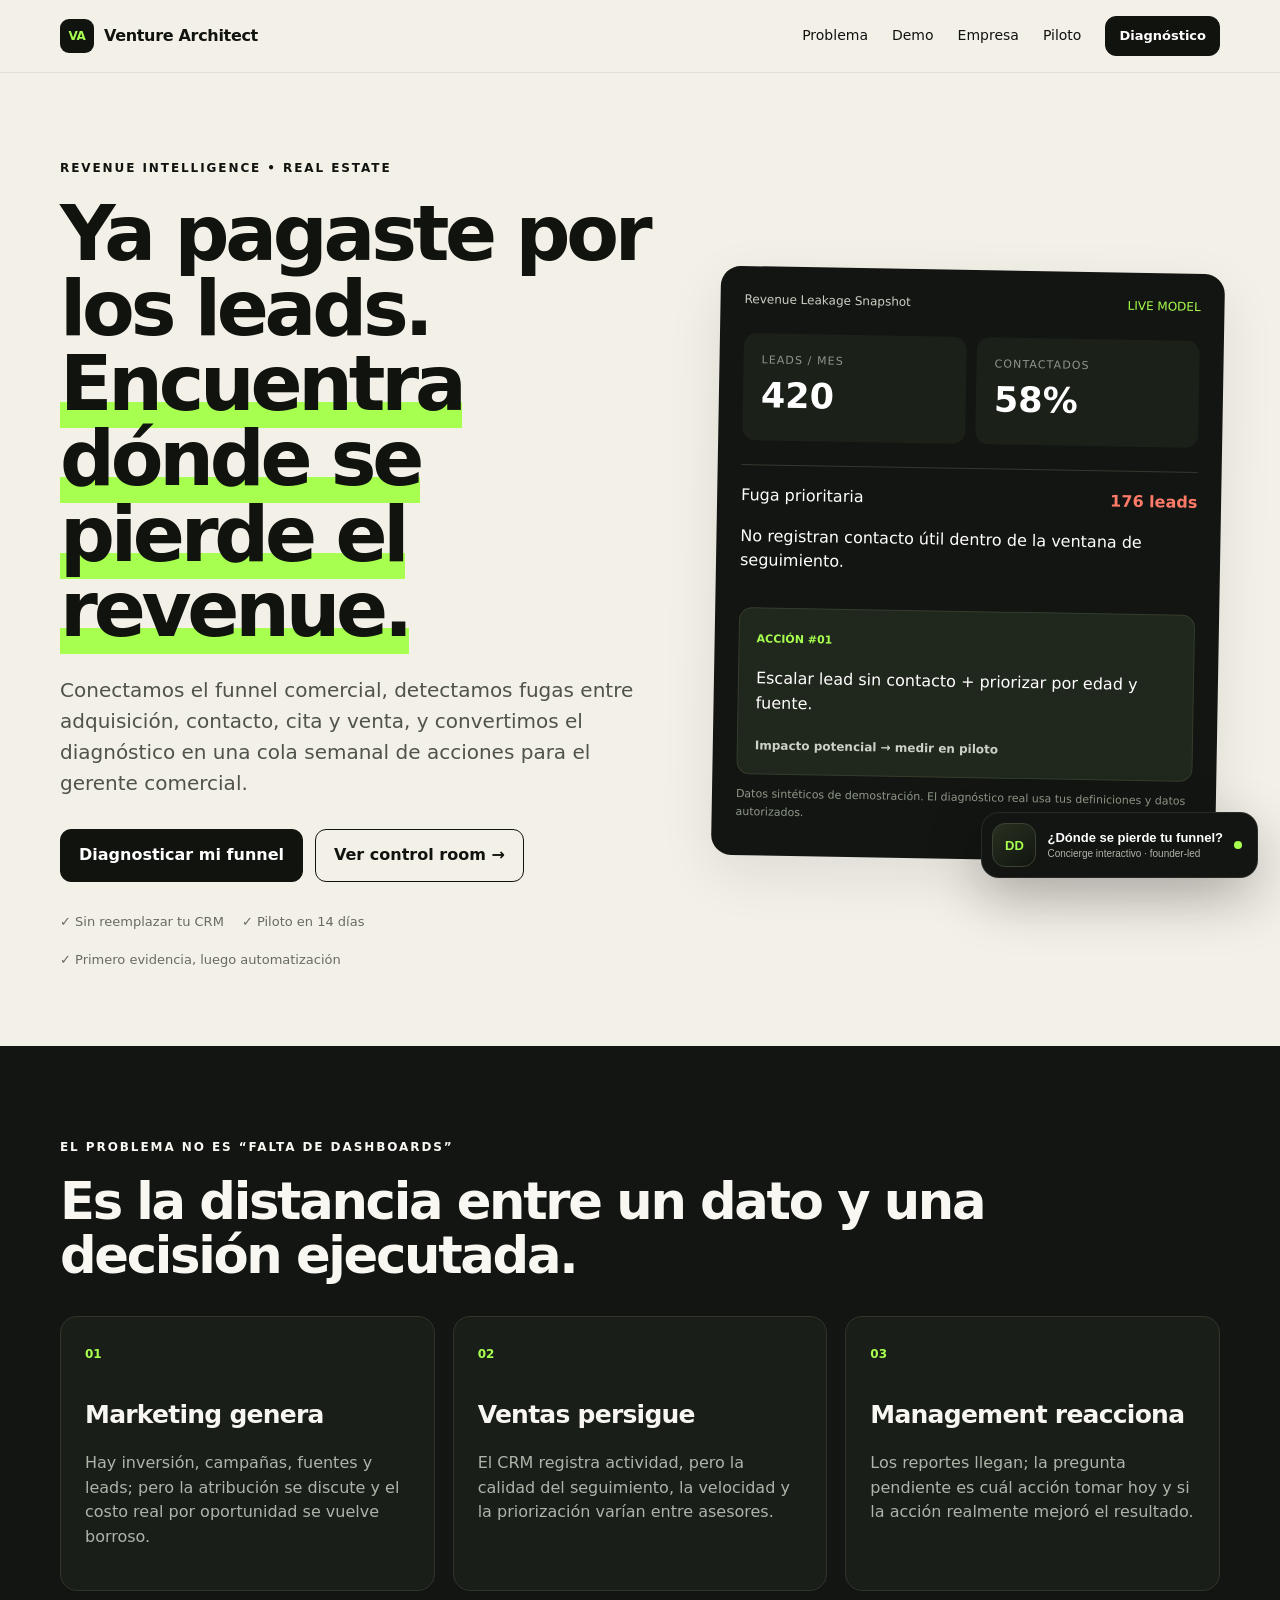
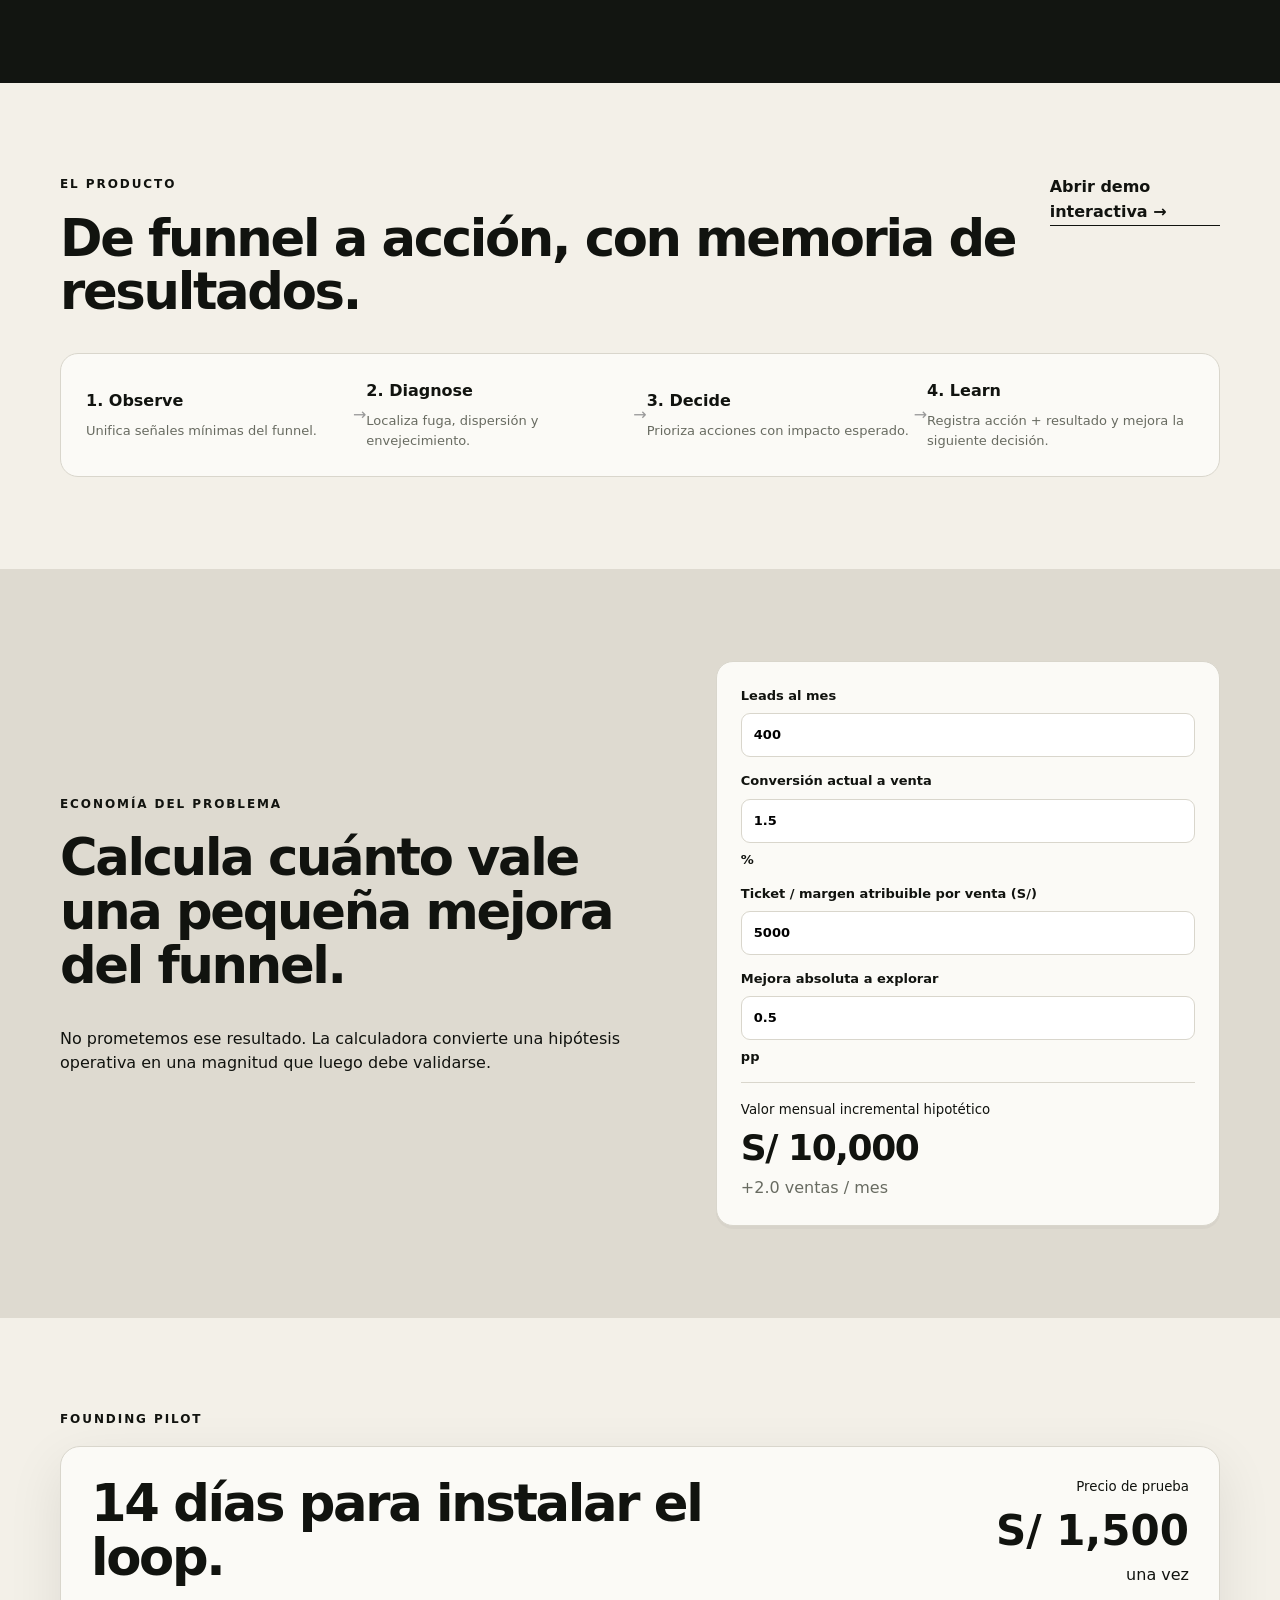
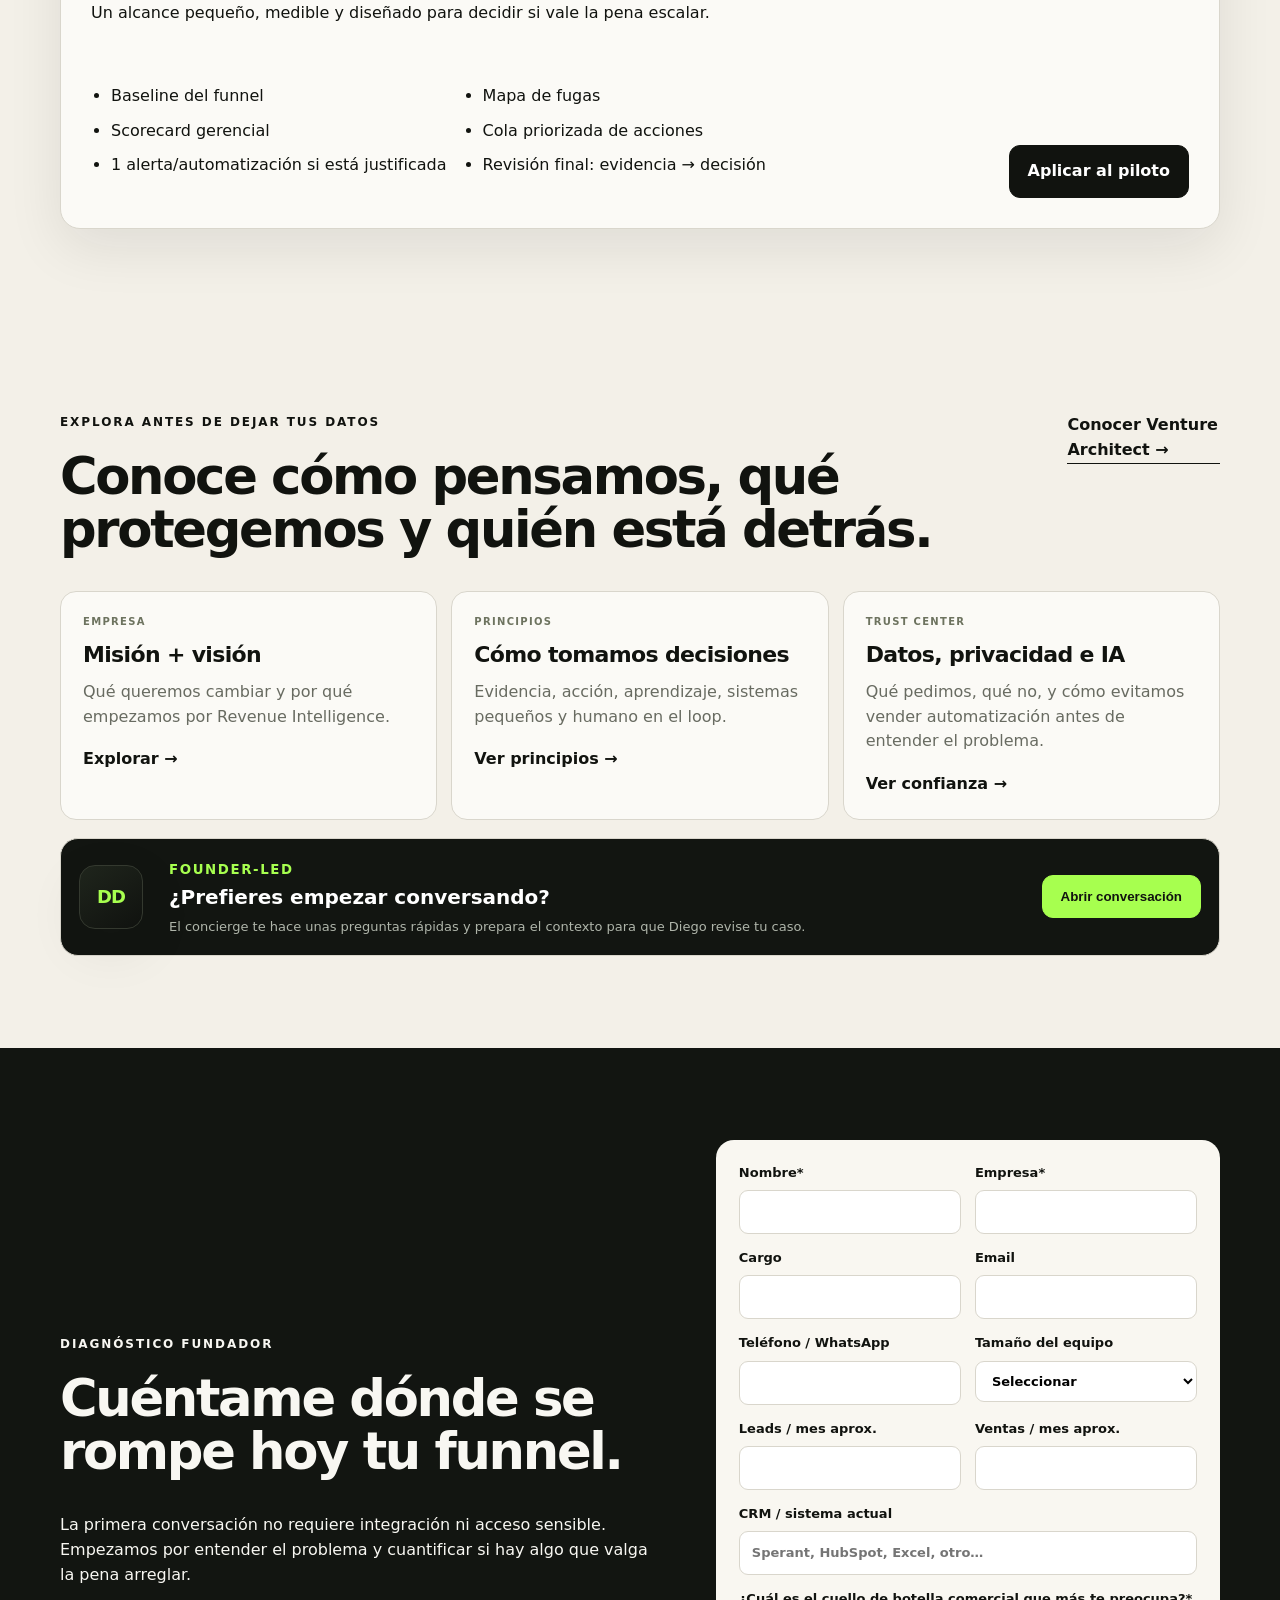
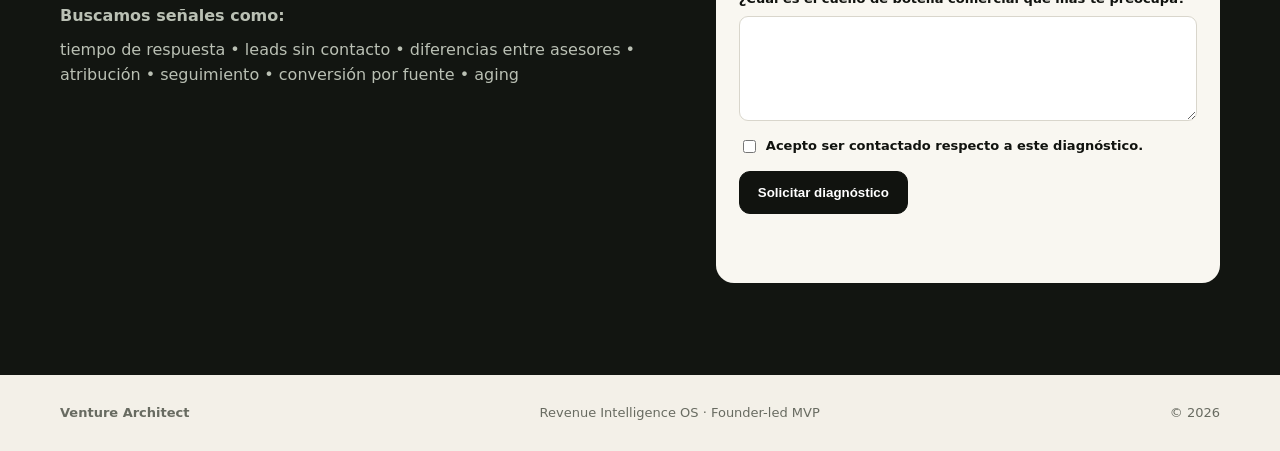
<file: app/index.html>
<!doctype html>
<html lang="es">
<head>
  <meta charset="utf-8" />
  <meta name="viewport" content="width=device-width,initial-scale=1" />
  <meta name="description" content="Revenue Intelligence para equipos comerciales inmobiliarios: detecta fugas entre leads y ventas y conviértelas en acciones semanales." />
  <title>Revenue Intelligence OS — Venture Architect</title>
  <link rel="stylesheet" href="assets/styles.css" />
</head>
<body data-page="landing">
  <header class="nav-shell">
    <nav class="nav wrap">
      <a class="brand" href="#top"><span class="brand-mark">VA</span><span>Venture Architect</span></a>
      <div class="nav-links">
        <a href="#problem">Problema</a><a href="demo.html">Demo</a><a href="company.html">Empresa</a><a href="#pilot">Piloto</a>
        <a class="button small js-cta" href="#diagnostic">Diagnóstico</a>
      </div>
    </nav>
  </header>

  <main id="top">
    <section class="hero wrap section-grid">
      <div>
        <div class="eyebrow">REVENUE INTELLIGENCE • REAL ESTATE</div>
        <h1>Ya pagaste por los leads.<br><span class="accent">Encuentra dónde se pierde el revenue.</span></h1>
        <p class="hero-copy">Conectamos el funnel comercial, detectamos fugas entre adquisición, contacto, cita y venta, y convertimos el diagnóstico en una cola semanal de acciones para el gerente comercial.</p>
        <div class="hero-actions">
          <a class="button js-concierge-open" href="#">Diagnosticar mi funnel</a>
          <a class="button ghost js-demo-link" href="demo.html">Ver control room →</a>
        </div>
        <div class="trust-row">
          <span>✓ Sin reemplazar tu CRM</span><span>✓ Piloto en 14 días</span><span>✓ Primero evidencia, luego automatización</span>
        </div>
      </div>
      <aside class="signal-card" aria-label="Ejemplo de diagnóstico">
        <div class="signal-head"><span>Revenue Leakage Snapshot</span><span class="live-dot">LIVE MODEL</span></div>
        <div class="metric-row"><div><small>Leads / mes</small><strong>420</strong></div><div><small>Contactados</small><strong>58%</strong></div></div>
        <div class="leakage"><div><span>Fuga prioritaria</span><strong>176 leads</strong></div><p>No registran contacto útil dentro de la ventana de seguimiento.</p></div>
        <div class="action-card"><span>ACCIÓN #01</span><p>Escalar lead sin contacto + priorizar por edad y fuente.</p><b>Impacto potencial → medir en piloto</b></div>
        <p class="fineprint">Datos sintéticos de demostración. El diagnóstico real usa tus definiciones y datos autorizados.</p>
      </aside>
    </section>

    <section id="problem" class="section dark-band">
      <div class="wrap">
        <div class="eyebrow">EL PROBLEMA NO ES “FALTA DE DASHBOARDS”</div>
        <h2>Es la distancia entre un dato y una decisión ejecutada.</h2>
        <div class="cards three">
          <article class="card"><span class="num">01</span><h3>Marketing genera</h3><p>Hay inversión, campañas, fuentes y leads; pero la atribución se discute y el costo real por oportunidad se vuelve borroso.</p></article>
          <article class="card"><span class="num">02</span><h3>Ventas persigue</h3><p>El CRM registra actividad, pero la calidad del seguimiento, la velocidad y la priorización varían entre asesores.</p></article>
          <article class="card"><span class="num">03</span><h3>Management reacciona</h3><p>Los reportes llegan; la pregunta pendiente es cuál acción tomar hoy y si la acción realmente mejoró el resultado.</p></article>
        </div>
      </div>
    </section>

    <section class="section wrap">
      <div class="section-heading"><div><div class="eyebrow">EL PRODUCTO</div><h2>De funnel a acción, con memoria de resultados.</h2></div><a class="text-link js-demo-link" href="demo.html">Abrir demo interactiva →</a></div>
      <div class="process">
        <div><b>1. Observe</b><span>Unifica señales mínimas del funnel.</span></div><div class="arrow">→</div>
        <div><b>2. Diagnose</b><span>Localiza fuga, dispersión y envejecimiento.</span></div><div class="arrow">→</div>
        <div><b>3. Decide</b><span>Prioriza acciones con impacto esperado.</span></div><div class="arrow">→</div>
        <div><b>4. Learn</b><span>Registra acción + resultado y mejora la siguiente decisión.</span></div>
      </div>
    </section>

    <section class="section roi-section">
      <div class="wrap section-grid">
        <div>
          <div class="eyebrow">ECONOMÍA DEL PROBLEMA</div>
          <h2>Calcula cuánto vale una pequeña mejora del funnel.</h2>
          <p>No prometemos ese resultado. La calculadora convierte una hipótesis operativa en una magnitud que luego debe validarse.</p>
        </div>
        <div class="calculator card">
          <label>Leads al mes <input id="roi-leads" type="number" value="400" min="1" /></label>
          <label>Conversión actual a venta <input id="roi-conv" type="number" value="1.5" min="0" step="0.1" />%</label>
          <label>Ticket / margen atribuible por venta (S/) <input id="roi-value" type="number" value="5000" min="0" /></label>
          <label>Mejora absoluta a explorar <input id="roi-lift" type="number" value="0.5" min="0" step="0.1" /> pp</label>
          <div class="roi-output"><small>Valor mensual incremental hipotético</small><strong id="roi-result">S/ 10,000</strong><span id="roi-extra-sales">+2.0 ventas / mes</span></div>
        </div>
      </div>
    </section>

    <section id="pilot" class="section wrap">
      <div class="eyebrow">FOUNDING PILOT</div>
      <div class="pricing-card">
        <div><h2>14 días para instalar el loop.</h2><p>Un alcance pequeño, medible y diseñado para decidir si vale la pena escalar.</p></div>
        <div class="price"><small>Precio de prueba</small><strong>S/ 1,500</strong><span>una vez</span></div>
        <ul><li>Baseline del funnel</li><li>Mapa de fugas</li><li>Scorecard gerencial</li><li>Cola priorizada de acciones</li><li>1 alerta/automatización si está justificada</li><li>Revisión final: evidencia → decisión</li></ul>
        <a class="button js-cta" href="#diagnostic">Aplicar al piloto</a>
      </div>
    </section>

    <section class="section explore-company">
      <div class="wrap">
        <div class="section-heading">
          <div><div class="eyebrow">EXPLORA ANTES DE DEJAR TUS DATOS</div><h2>Conoce cómo pensamos, qué protegemos y quién está detrás.</h2></div>
          <a class="text-link" href="company.html">Conocer Venture Architect →</a>
        </div>
        <div class="discovery-grid">
          <a class="discovery-card" href="company.html#mission"><span>EMPRESA</span><b>Misión + visión</b><p>Qué queremos cambiar y por qué empezamos por Revenue Intelligence.</p><em>Explorar →</em></a>
          <a class="discovery-card" href="company.html#principles"><span>PRINCIPIOS</span><b>Cómo tomamos decisiones</b><p>Evidencia, acción, aprendizaje, sistemas pequeños y humano en el loop.</p><em>Ver principios →</em></a>
          <a class="discovery-card" href="company.html#trust"><span>TRUST CENTER</span><b>Datos, privacidad e IA</b><p>Qué pedimos, qué no, y cómo evitamos vender automatización antes de entender el problema.</p><em>Ver confianza →</em></a>
        </div>
        <div class="founder-hook">
          <div class="founder-avatar avatar-placeholder"><span>DD</span></div>
          <div><small>FOUNDER-LED</small><b>¿Prefieres empezar conversando?</b><p>El concierge te hace unas preguntas rápidas y prepara el contexto para que Diego revise tu caso.</p></div>
          <button class="button js-concierge-open" type="button">Abrir conversación</button>
        </div>
      </div>
    </section>

    <section id="diagnostic" class="section diagnostic dark-band">
      <div class="wrap section-grid">
        <div>
          <div class="eyebrow">DIAGNÓSTICO FUNDADOR</div>
          <h2>Cuéntame dónde se rompe hoy tu funnel.</h2>
          <p>La primera conversación no requiere integración ni acceso sensible. Empezamos por entender el problema y cuantificar si hay algo que valga la pena arreglar.</p>
          <div class="mini-proof"><b>Buscamos señales como:</b><span>tiempo de respuesta • leads sin contacto • diferencias entre asesores • atribución • seguimiento • conversión por fuente • aging</span></div>
        </div>
        <form id="lead-form" class="lead-form" novalidate>
          <input type="text" name="website" tabindex="-1" autocomplete="off" class="hp" aria-hidden="true" />
          <input type="hidden" name="form_started_at" id="form-started-at" />
          <div class="form-grid">
            <label>Nombre*<input name="full_name" required maxlength="120" /></label>
            <label>Empresa*<input name="company" required maxlength="160" /></label>
            <label>Cargo<input name="role" maxlength="120" /></label>
            <label>Email<input name="email" type="email" maxlength="180" /></label>
            <label>Teléfono / WhatsApp<input name="phone" maxlength="60" /></label>
            <label>Tamaño del equipo<select name="company_size"><option value="">Seleccionar</option><option>1-5</option><option>6-20</option><option>21-50</option><option>51+</option></select></label>
            <label>Leads / mes aprox.<input name="monthly_leads" type="number" min="0" /></label>
            <label>Ventas / mes aprox.<input name="monthly_sales" type="number" min="0" /></label>
            <label class="wide">CRM / sistema actual<input name="crm" maxlength="120" placeholder="Sperant, HubSpot, Excel, otro…" /></label>
            <label class="wide">¿Cuál es el cuello de botella comercial que más te preocupa?*<textarea name="pain_point" required maxlength="1500" rows="4"></textarea></label>
          </div>
          <label class="consent"><input name="consent" type="checkbox" /> Acepto ser contactado respecto a este diagnóstico.</label>
          <button class="button" type="submit">Solicitar diagnóstico</button>
          <p id="form-status" class="form-status" role="status"></p>
        </form>
      </div>
    </section>
  </main>

  <footer><div class="wrap footer"><b>Venture Architect</b><span>Revenue Intelligence OS · Founder-led MVP</span><span>© 2026</span></div></footer>
  <script src="config.js"></script><script src="assets/app.js"></script>
</body>
</html>
</file>
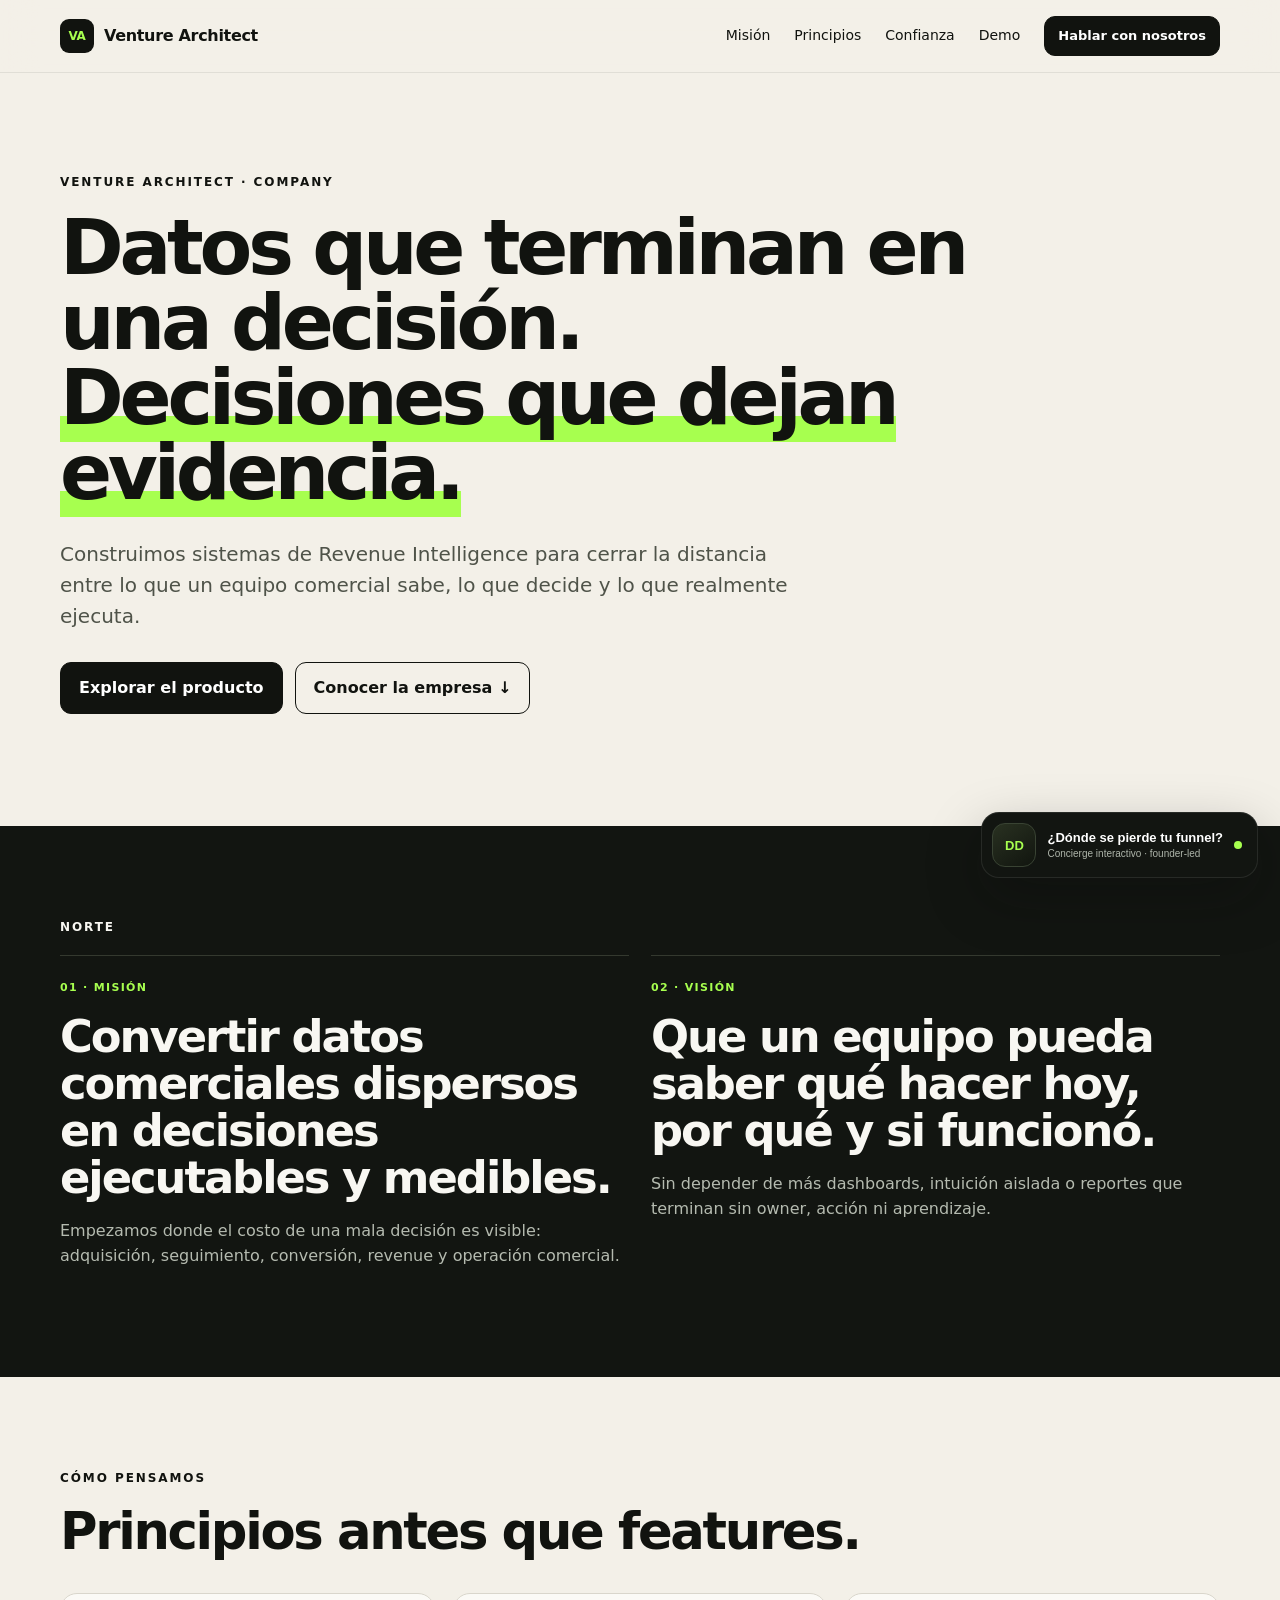
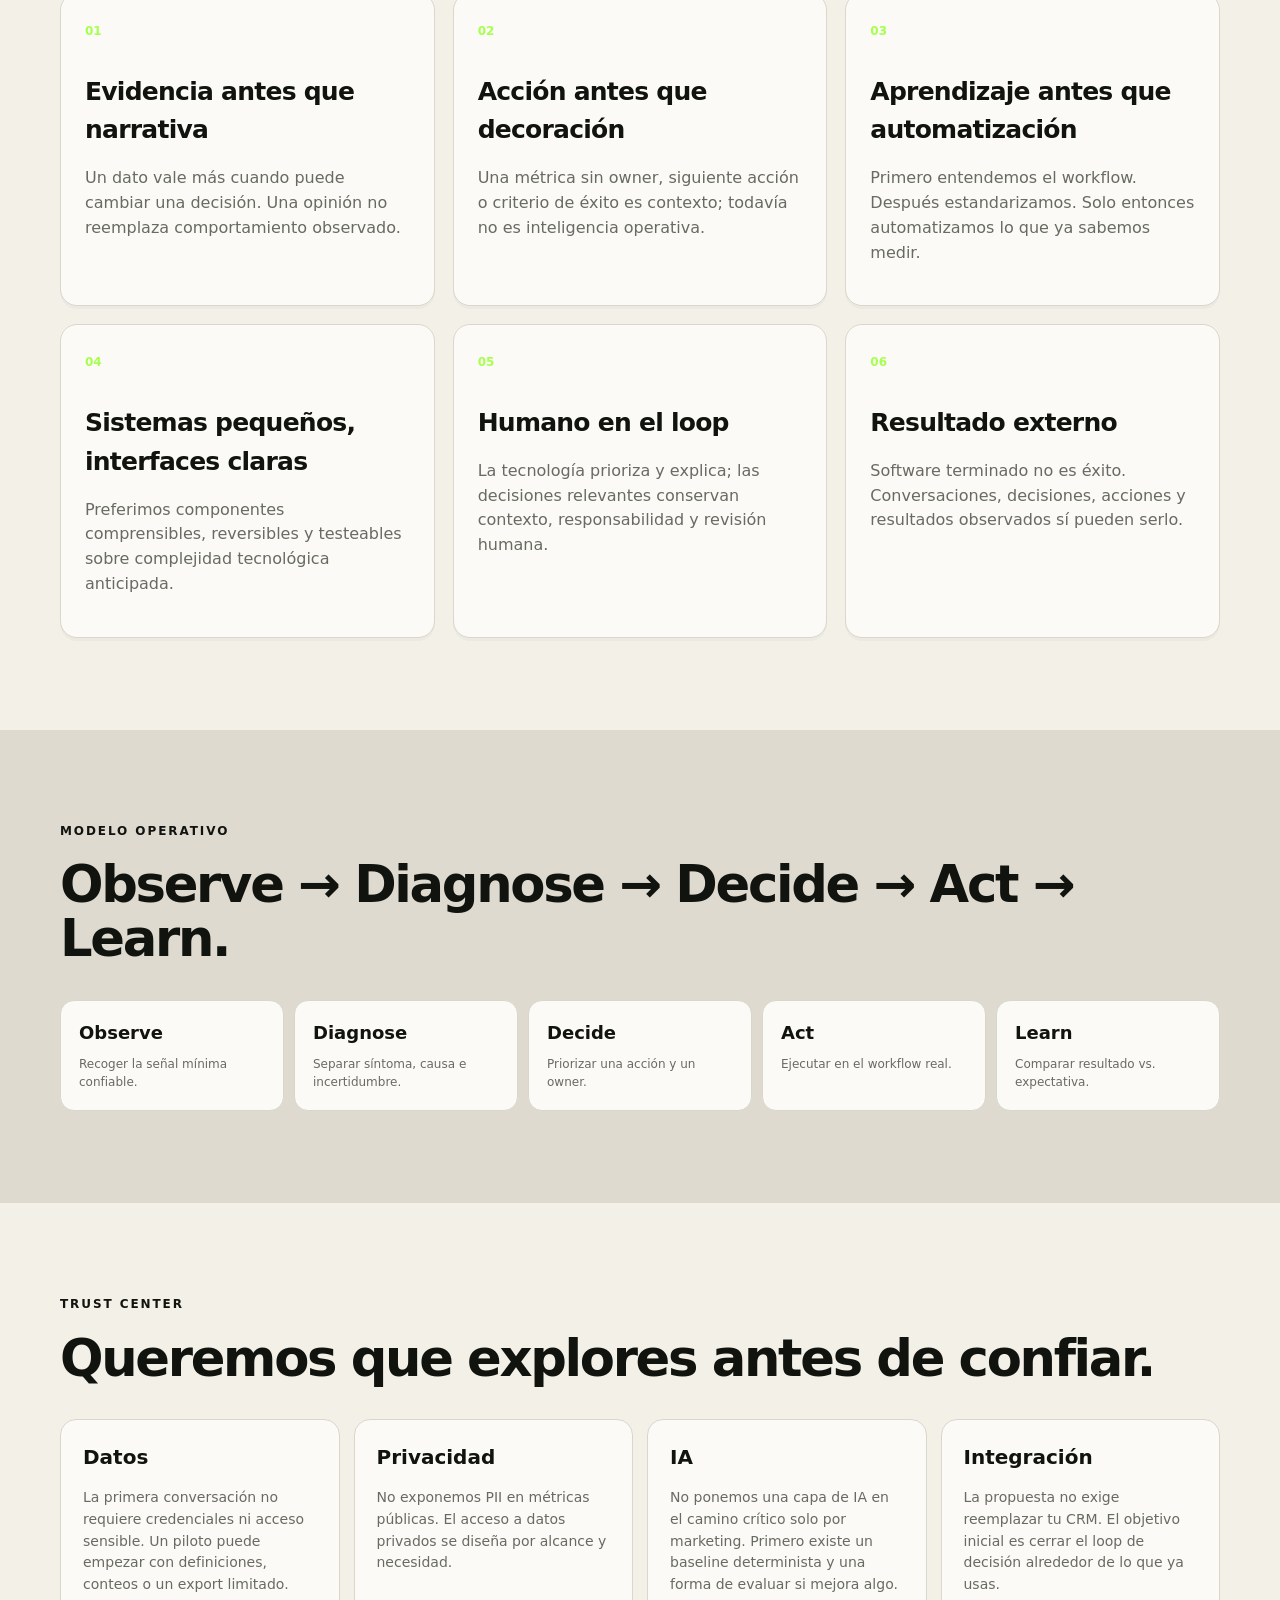
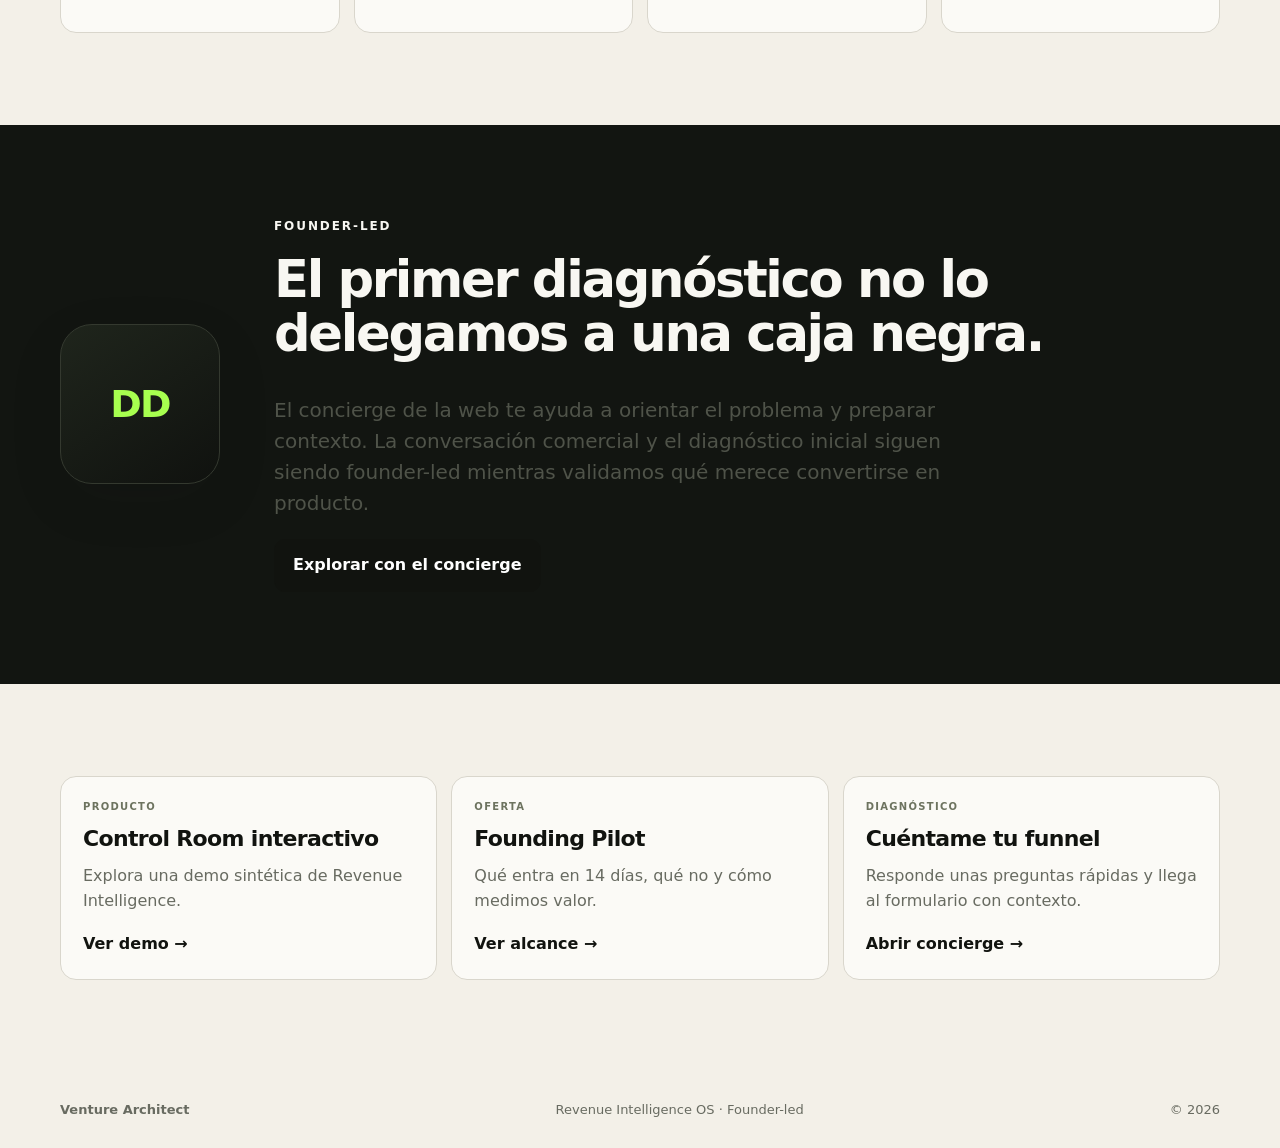
<file: app/company.html>
<!doctype html>
<html lang="es">
<head>
  <meta charset="utf-8" />
  <meta name="viewport" content="width=device-width,initial-scale=1" />
  <meta name="description" content="Conoce Venture Architect: misión, visión, principios, enfoque de Revenue Intelligence y cómo tratamos tus datos." />
  <title>Empresa — Venture Architect</title>
  <link rel="stylesheet" href="assets/styles.css" />
</head>
<body data-page="company">
  <header class="nav-shell">
    <nav class="nav wrap">
      <a class="brand" href="index.html"><span class="brand-mark">VA</span><span>Venture Architect</span></a>
      <div class="nav-links">
        <a href="#mission">Misión</a>
        <a href="#principles">Principios</a>
        <a href="#trust">Confianza</a>
        <a href="demo.html">Demo</a>
        <a class="button small js-cta" href="index.html#diagnostic">Hablar con nosotros</a>
      </div>
    </nav>
  </header>

  <main>
    <section class="company-hero wrap">
      <div class="eyebrow">VENTURE ARCHITECT · COMPANY</div>
      <h1>Datos que terminan en una decisión.<br><span class="accent">Decisiones que dejan evidencia.</span></h1>
      <p class="hero-copy">Construimos sistemas de Revenue Intelligence para cerrar la distancia entre lo que un equipo comercial sabe, lo que decide y lo que realmente ejecuta.</p>
      <div class="hero-actions">
        <a class="button js-demo-link" href="demo.html">Explorar el producto</a>
        <a class="button ghost" href="#mission">Conocer la empresa ↓</a>
      </div>
    </section>

    <section id="mission" class="section dark-band">
      <div class="wrap">
        <div class="eyebrow">NORTE</div>
        <div class="belief-grid">
          <article class="belief-card"><span>01 · MISIÓN</span><h2>Convertir datos comerciales dispersos en decisiones ejecutables y medibles.</h2><p>Empezamos donde el costo de una mala decisión es visible: adquisición, seguimiento, conversión, revenue y operación comercial.</p></article>
          <article class="belief-card"><span>02 · VISIÓN</span><h2>Que un equipo pueda saber qué hacer hoy, por qué y si funcionó.</h2><p>Sin depender de más dashboards, intuición aislada o reportes que terminan sin owner, acción ni aprendizaje.</p></article>
        </div>
      </div>
    </section>

    <section id="principles" class="section wrap">
      <div class="section-heading"><div><div class="eyebrow">CÓMO PENSAMOS</div><h2>Principios antes que features.</h2></div></div>
      <div class="cards three brand-values">
        <article class="card"><span class="num">01</span><h3>Evidencia antes que narrativa</h3><p>Un dato vale más cuando puede cambiar una decisión. Una opinión no reemplaza comportamiento observado.</p></article>
        <article class="card"><span class="num">02</span><h3>Acción antes que decoración</h3><p>Una métrica sin owner, siguiente acción o criterio de éxito es contexto; todavía no es inteligencia operativa.</p></article>
        <article class="card"><span class="num">03</span><h3>Aprendizaje antes que automatización</h3><p>Primero entendemos el workflow. Después estandarizamos. Solo entonces automatizamos lo que ya sabemos medir.</p></article>
        <article class="card"><span class="num">04</span><h3>Sistemas pequeños, interfaces claras</h3><p>Preferimos componentes comprensibles, reversibles y testeables sobre complejidad tecnológica anticipada.</p></article>
        <article class="card"><span class="num">05</span><h3>Humano en el loop</h3><p>La tecnología prioriza y explica; las decisiones relevantes conservan contexto, responsabilidad y revisión humana.</p></article>
        <article class="card"><span class="num">06</span><h3>Resultado externo</h3><p>Software terminado no es éxito. Conversaciones, decisiones, acciones y resultados observados sí pueden serlo.</p></article>
      </div>
    </section>

    <section class="section company-model">
      <div class="wrap">
        <div class="eyebrow">MODELO OPERATIVO</div>
        <h2>Observe → Diagnose → Decide → Act → Learn.</h2>
        <div class="company-loop">
          <div><b>Observe</b><span>Recoger la señal mínima confiable.</span></div>
          <div><b>Diagnose</b><span>Separar síntoma, causa e incertidumbre.</span></div>
          <div><b>Decide</b><span>Priorizar una acción y un owner.</span></div>
          <div><b>Act</b><span>Ejecutar en el workflow real.</span></div>
          <div><b>Learn</b><span>Comparar resultado vs. expectativa.</span></div>
        </div>
      </div>
    </section>

    <section id="trust" class="section wrap">
      <div class="eyebrow">TRUST CENTER</div>
      <h2>Queremos que explores antes de confiar.</h2>
      <div class="trust-grid">
        <article class="trust-card"><b>Datos</b><p>La primera conversación no requiere credenciales ni acceso sensible. Un piloto puede empezar con definiciones, conteos o un export limitado.</p></article>
        <article class="trust-card"><b>Privacidad</b><p>No exponemos PII en métricas públicas. El acceso a datos privados se diseña por alcance y necesidad.</p></article>
        <article class="trust-card"><b>IA</b><p>No ponemos una capa de IA en el camino crítico solo por marketing. Primero existe un baseline determinista y una forma de evaluar si mejora algo.</p></article>
        <article class="trust-card"><b>Integración</b><p>La propuesta no exige reemplazar tu CRM. El objetivo inicial es cerrar el loop de decisión alrededor de lo que ya usas.</p></article>
      </div>
    </section>

    <section class="section founder-section dark-band">
      <div class="wrap founder-grid">
        <div class="founder-avatar avatar-placeholder" aria-label="Avatar provisional de Diego"><span>DD</span></div>
        <div>
          <div class="eyebrow">FOUNDER-LED</div>
          <h2>El primer diagnóstico no lo delegamos a una caja negra.</h2>
          <p class="hero-copy">El concierge de la web te ayuda a orientar el problema y preparar contexto. La conversación comercial y el diagnóstico inicial siguen siendo founder-led mientras validamos qué merece convertirse en producto.</p>
          <a class="button js-concierge-open" href="#">Explorar con el concierge</a>
        </div>
      </div>
    </section>

    <section class="section wrap">
      <div class="discovery-grid">
        <a class="discovery-card js-demo-link" href="demo.html"><span>PRODUCTO</span><b>Control Room interactivo</b><p>Explora una demo sintética de Revenue Intelligence.</p><em>Ver demo →</em></a>
        <a class="discovery-card" href="index.html#pilot"><span>OFERTA</span><b>Founding Pilot</b><p>Qué entra en 14 días, qué no y cómo medimos valor.</p><em>Ver alcance →</em></a>
        <a class="discovery-card js-concierge-open" href="#"><span>DIAGNÓSTICO</span><b>Cuéntame tu funnel</b><p>Responde unas preguntas rápidas y llega al formulario con contexto.</p><em>Abrir concierge →</em></a>
      </div>
    </section>
  </main>

  <footer><div class="wrap footer"><b>Venture Architect</b><span>Revenue Intelligence OS · Founder-led</span><span>© 2026</span></div></footer>
  <script src="config.js"></script><script src="assets/app.js"></script>
</body>
</html>
</file>
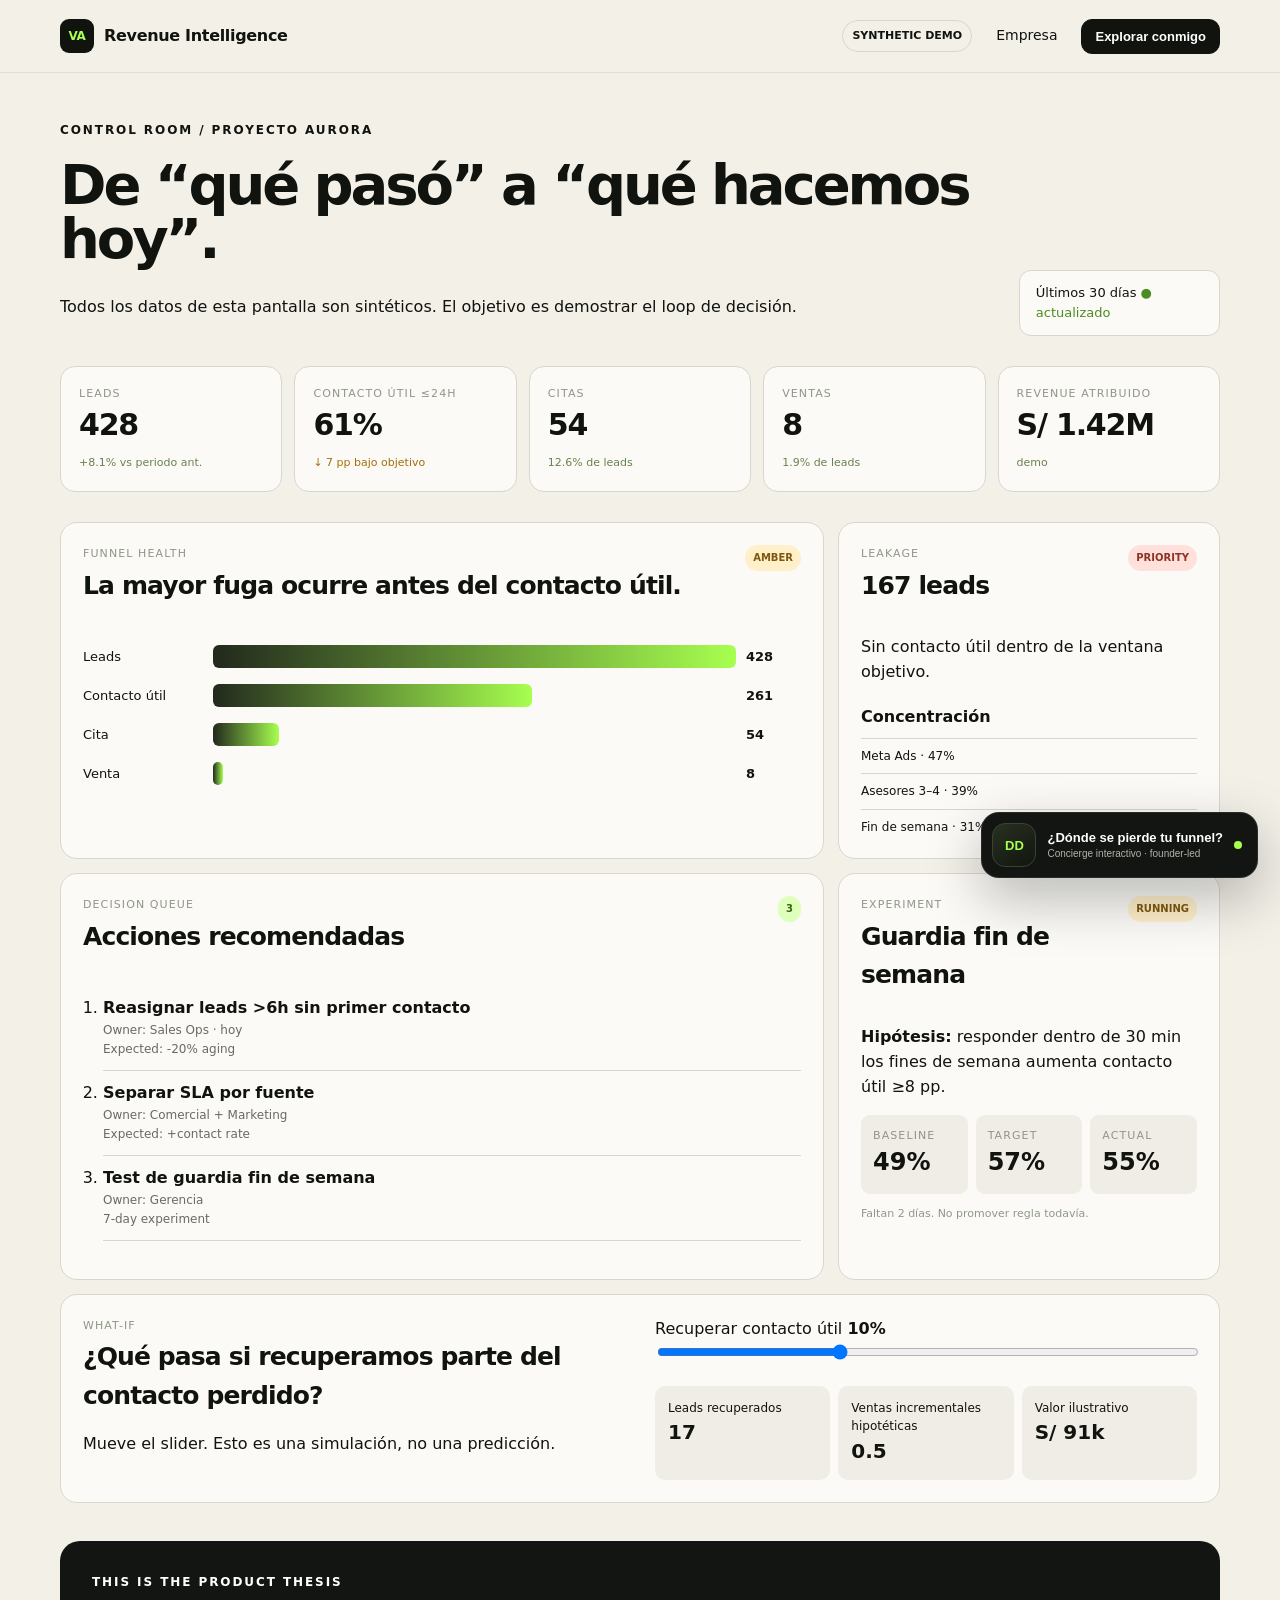
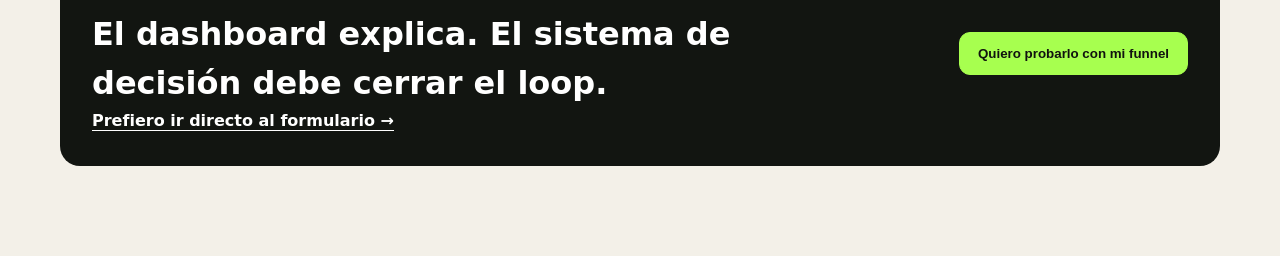
<file: app/demo.html>
<!doctype html>
<html lang="es">
<head>
  <meta charset="utf-8" /><meta name="viewport" content="width=device-width,initial-scale=1" />
  <title>Revenue Intelligence Control Room — Demo</title>
  <link rel="stylesheet" href="assets/styles.css" />
</head>
<body class="demo-body" data-page="demo">
  <header class="nav-shell"><nav class="nav wrap"><a class="brand" href="index.html"><span class="brand-mark">VA</span><span>Revenue Intelligence</span></a><div class="nav-links"><span class="demo-pill">SYNTHETIC DEMO</span><a href="company.html">Empresa</a><button class="button small js-concierge-open" type="button">Explorar conmigo</button></div></nav></header>
  <main class="control-room wrap">
    <section class="room-head"><div><div class="eyebrow">CONTROL ROOM / PROYECTO AURORA</div><h1>De “qué pasó” a “qué hacemos hoy”.</h1><p>Todos los datos de esta pantalla son sintéticos. El objetivo es demostrar el loop de decisión.</p></div><div class="period">Últimos 30 días <span>● actualizado</span></div></section>

    <section class="kpi-grid">
      <article class="kpi"><small>Leads</small><strong id="demo-leads">428</strong><span>+8.1% vs periodo ant.</span></article>
      <article class="kpi warn"><small>Contacto útil ≤24h</small><strong>61%</strong><span>↓ 7 pp bajo objetivo</span></article>
      <article class="kpi"><small>Citas</small><strong>54</strong><span>12.6% de leads</span></article>
      <article class="kpi"><small>Ventas</small><strong>8</strong><span>1.9% de leads</span></article>
      <article class="kpi"><small>Revenue atribuido</small><strong>S/ 1.42M</strong><span>demo</span></article>
    </section>

    <section class="room-grid">
      <article class="panel span2"><div class="panel-head"><div><small>FUNNEL HEALTH</small><h2>La mayor fuga ocurre antes del contacto útil.</h2></div><span class="status amber">AMBER</span></div>
        <div class="funnel-bars">
          <div><span>Leads</span><i style="--w:100%"></i><b>428</b></div>
          <div><span>Contacto útil</span><i style="--w:61%"></i><b>261</b></div>
          <div><span>Cita</span><i style="--w:12.6%"></i><b>54</b></div>
          <div><span>Venta</span><i style="--w:1.9%"></i><b>8</b></div>
        </div>
      </article>
      <article class="panel"><div class="panel-head"><div><small>LEAKAGE</small><h2>167 leads</h2></div><span class="status red">PRIORITY</span></div><p>Sin contacto útil dentro de la ventana objetivo.</p><div class="micro"><b>Concentración</b><span>Meta Ads · 47%</span><span>Asesores 3–4 · 39%</span><span>Fin de semana · 31%</span></div></article>
    </section>

    <section class="room-grid">
      <article class="panel"><div class="panel-head"><div><small>DECISION QUEUE</small><h2>Acciones recomendadas</h2></div><span class="status green">3</span></div>
        <ol class="decision-list"><li><b>Reasignar leads >6h sin primer contacto</b><span>Owner: Sales Ops · hoy</span><em>Expected: -20% aging</em></li><li><b>Separar SLA por fuente</b><span>Owner: Comercial + Marketing</span><em>Expected: +contact rate</em></li><li><b>Test de guardia fin de semana</b><span>Owner: Gerencia</span><em>7-day experiment</em></li></ol>
      </article>
      <article class="panel"><div class="panel-head"><div><small>EXPERIMENT</small><h2>Guardia fin de semana</h2></div><span class="status amber">RUNNING</span></div><p><b>Hipótesis:</b> responder dentro de 30 min los fines de semana aumenta contacto útil ≥8 pp.</p><div class="experiment-metrics"><span><small>Baseline</small><b>49%</b></span><span><small>Target</small><b>57%</b></span><span><small>Actual</small><b>55%</b></span></div><p class="fineprint">Faltan 2 días. No promover regla todavía.</p></article>
    </section>

    <section class="panel simulator"><div><small>WHAT-IF</small><h2>¿Qué pasa si recuperamos parte del contacto perdido?</h2><p>Mueve el slider. Esto es una simulación, no una predicción.</p></div><div><label>Recuperar contacto útil <b id="sim-lift-label">10%</b><input id="sim-lift" type="range" min="0" max="30" value="10" /></label><div class="sim-output"><span>Leads recuperados <b id="sim-leads">17</b></span><span>Ventas incrementales hipotéticas <b id="sim-sales">0.5</b></span><span>Valor ilustrativo <b id="sim-value">S/ 88k</b></span></div></div></section>

    <section class="demo-cta"><div><div class="eyebrow">THIS IS THE PRODUCT THESIS</div><h2>El dashboard explica. El sistema de decisión debe cerrar el loop.</h2><a class="text-link" href="index.html#diagnostic">Prefiero ir directo al formulario →</a></div><button class="button js-concierge-open" type="button">Quiero probarlo con mi funnel</button></section>
  </main>
  <script src="config.js"></script><script src="assets/app.js"></script>
</body></html>
</file>
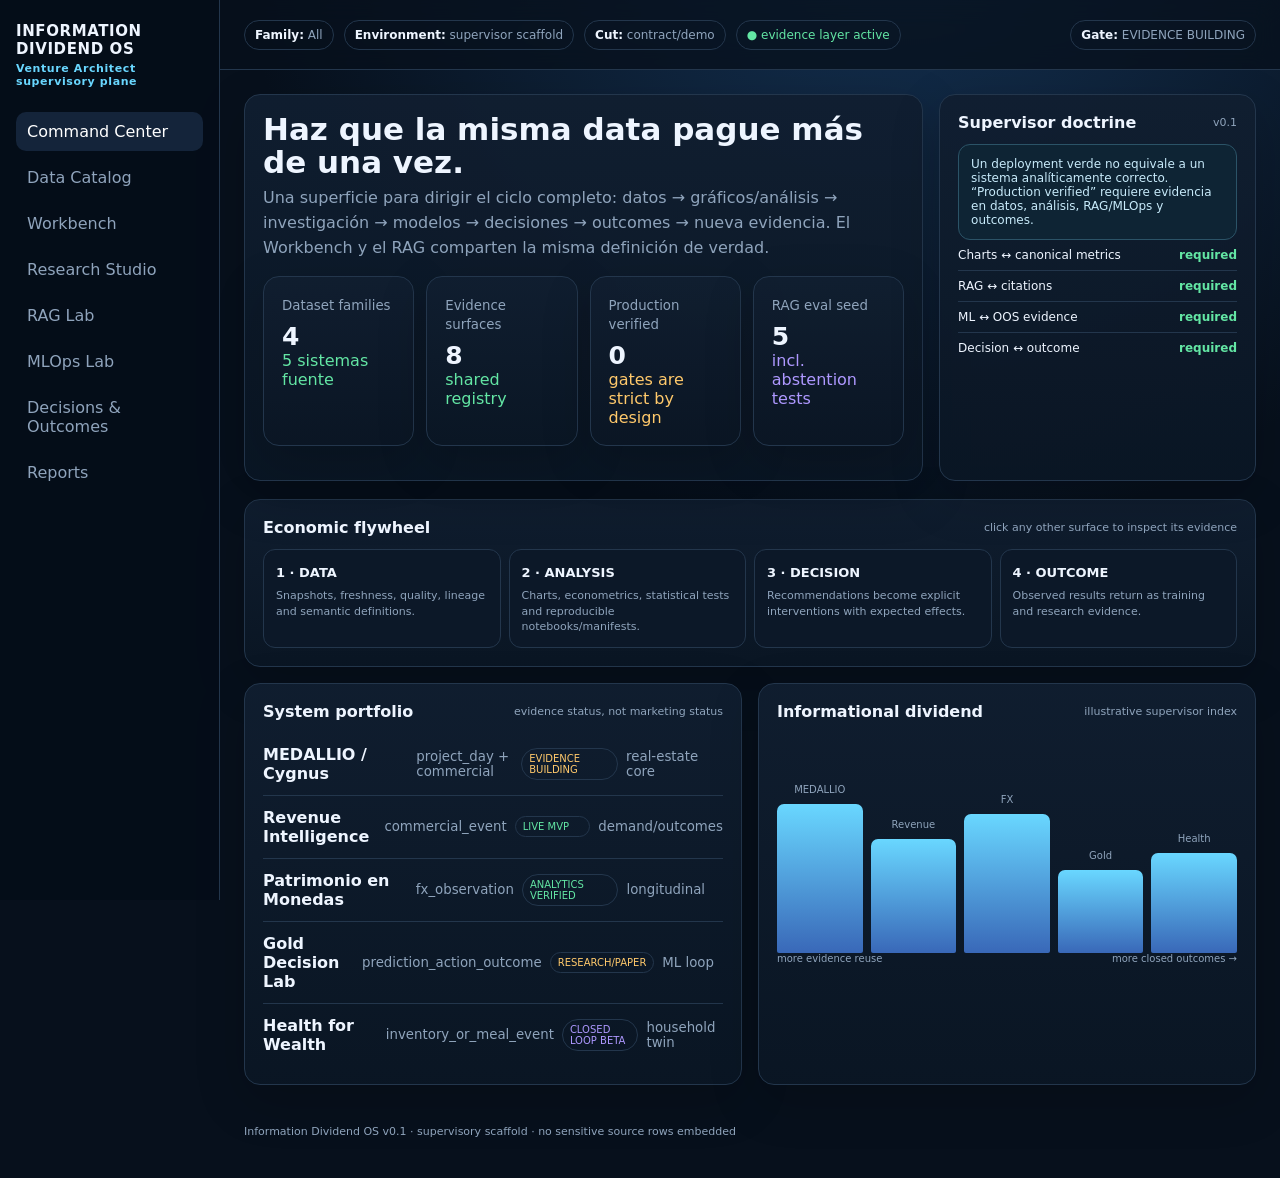
<file: app/information-dividend.html>
<!doctype html>
<html lang="es">
<head>
  <meta charset="utf-8" />
  <meta name="viewport" content="width=device-width,initial-scale=1" />
  <title>Information Dividend OS</title>
  <meta name="description" content="Supervisor cuantitativo y conversacional sobre datasets, modelos, decisiones y outcomes." />
  <style>
    :root{--bg:#07101c;--panel:#0c1726;--panel2:#101e30;--ink:#eef5ff;--muted:#8fa4bc;--line:#23364c;--accent:#69d7ff;--good:#63e6a4;--warn:#ffc96b;--bad:#ff7d8a;--violet:#ae98ff}
    *{box-sizing:border-box} body{margin:0;font-family:Inter,ui-sans-serif,system-ui,-apple-system,BlinkMacSystemFont,"Segoe UI",sans-serif;background:radial-gradient(circle at 70% -10%,#153355 0,#07101c 42%);color:var(--ink)}
    button,select,input{font:inherit}.shell{min-height:100vh;display:grid;grid-template-columns:220px 1fr}.rail{border-right:1px solid var(--line);padding:22px 16px;background:rgba(5,13,24,.88);position:sticky;top:0;height:100vh}.brand{font-size:15px;font-weight:800;letter-spacing:.04em}.brand small{display:block;color:var(--accent);margin-top:4px;font-size:11px}.nav{margin-top:24px;display:grid;gap:7px}.nav button{border:0;background:transparent;color:var(--muted);text-align:left;padding:10px 11px;border-radius:10px;cursor:pointer}.nav button.active,.nav button:hover{background:#14243a;color:white}.main{min-width:0}.topbar{height:70px;border-bottom:1px solid var(--line);display:flex;align-items:center;gap:10px;padding:0 24px;background:rgba(7,16,28,.77);backdrop-filter:blur(12px);position:sticky;top:0;z-index:5}.pill{border:1px solid var(--line);padding:7px 10px;border-radius:999px;font-size:12px;color:var(--muted)}.pill strong{color:var(--ink)}.spacer{flex:1}.status{color:var(--good)}.content{padding:24px;max-width:1500px;margin:auto}.hero{display:grid;grid-template-columns:1.5fr .7fr;gap:16px;margin-bottom:18px}.card{background:linear-gradient(180deg,rgba(16,30,48,.94),rgba(10,22,36,.94));border:1px solid var(--line);border-radius:16px;padding:18px;box-shadow:0 16px 50px rgba(0,0,0,.18)}h1{font-size:31px;line-height:1.05;margin:0 0 8px}.sub{color:var(--muted);max-width:800px;line-height:1.55}.kpi-grid{display:grid;grid-template-columns:repeat(4,1fr);gap:12px;margin:16px 0}.kpi strong{display:block;font-size:25px;margin-top:8px}.kpi small{color:var(--muted)}.grid2{display:grid;grid-template-columns:1fr 1fr;gap:16px}.grid3{display:grid;grid-template-columns:1.05fr 1.4fr .8fr;gap:16px}.section-title{display:flex;align-items:center;justify-content:space-between;margin-bottom:12px}.section-title h2{font-size:16px;margin:0}.section-title span{font-size:11px;color:var(--muted)}.flywheel{display:grid;grid-template-columns:repeat(4,1fr);gap:8px}.node{border:1px solid var(--line);padding:12px;border-radius:12px;background:#0c1828;min-height:90px}.node b{font-size:13px}.node p{font-size:11px;color:var(--muted);line-height:1.4;margin:7px 0 0}.good{color:var(--good)}.warn{color:var(--warn)}.bad{color:var(--bad)}.violet{color:var(--violet)}.dataset{padding:12px 0;border-bottom:1px solid var(--line);display:grid;grid-template-columns:1.2fr .8fr .8fr .8fr;gap:8px;align-items:center}.dataset:last-child{border:0}.dataset small{color:var(--muted)}.badge{display:inline-block;border:1px solid var(--line);border-radius:999px;padding:4px 7px;font-size:10px}.chart{height:220px;display:flex;align-items:end;gap:8px;padding-top:24px}.bar{flex:1;background:linear-gradient(180deg,var(--accent),#3968b8);border-radius:7px 7px 2px 2px;min-width:18px;position:relative}.bar span{position:absolute;left:50%;transform:translateX(-50%);top:-20px;font-size:10px;color:var(--muted)}.axis{display:flex;justify-content:space-between;color:var(--muted);font-size:10px}.log{font-family:"SFMono-Regular",Consolas,monospace;font-size:11px;line-height:1.6;background:#07111e;border:1px solid #1b2d43;border-radius:12px;padding:12px;min-height:220px;color:#b7cbe0;white-space:pre-wrap}.prompt{display:flex;gap:8px;margin-bottom:10px}.prompt input{flex:1;border:1px solid var(--line);background:#081321;color:white;border-radius:10px;padding:11px}.prompt button,.action{border:1px solid #326989;background:#12354b;color:#dff7ff;border-radius:10px;padding:10px 12px;cursor:pointer}.answer{border-left:3px solid var(--accent);padding:11px 12px;background:#0b1929;border-radius:6px;color:#dcecff;font-size:13px;line-height:1.5}.cite{display:inline-block;margin-top:9px;font-size:10px;color:var(--accent);border:1px solid #24506b;border-radius:999px;padding:4px 7px}.gate{display:flex;justify-content:space-between;gap:8px;padding:8px 0;border-bottom:1px solid var(--line);font-size:12px}.gate:last-child{border:0}.surface{display:none}.surface.active{display:block}.tabs{display:flex;gap:7px;margin:14px 0}.tabs button{border:1px solid var(--line);background:#0b1727;color:var(--muted);padding:7px 10px;border-radius:9px}.tabs button.active{color:white;border-color:#396a8a;background:#12334a}.table{width:100%;border-collapse:collapse;font-size:12px}.table th,.table td{text-align:left;padding:10px;border-bottom:1px solid var(--line)}.table th{color:var(--muted);font-weight:600}.mono{font-family:monospace}.research-note{line-height:1.7;color:#d7e4f1}.callout{border:1px solid #2b5367;background:#0e2434;padding:12px;border-radius:12px;color:#c7eafa;font-size:12px}.footer{color:var(--muted);font-size:11px;margin-top:24px;padding:16px 0}@media(max-width:1000px){.shell{grid-template-columns:1fr}.rail{height:auto;position:static;border-right:0;border-bottom:1px solid var(--line)}.nav{grid-template-columns:repeat(4,1fr)}.hero,.grid2,.grid3{grid-template-columns:1fr}.kpi-grid,.flywheel{grid-template-columns:1fr 1fr}.topbar{position:static;overflow:auto}.dataset{grid-template-columns:1fr 1fr}.rail .brand{display:none}}@media(max-width:600px){.nav{grid-template-columns:1fr 1fr}.kpi-grid,.flywheel{grid-template-columns:1fr}.content{padding:14px}.topbar{padding:0 14px}}
  </style>
</head>
<body>
<div class="shell">
  <aside class="rail">
    <div class="brand">INFORMATION DIVIDEND OS<small>Venture Architect supervisory plane</small></div>
    <div class="nav" id="nav">
      <button class="active" data-target="command">Command Center</button>
      <button data-target="catalog">Data Catalog</button>
      <button data-target="workbench">Workbench</button>
      <button data-target="research">Research Studio</button>
      <button data-target="rag">RAG Lab</button>
      <button data-target="mlops">MLOps Lab</button>
      <button data-target="decisions">Decisions & Outcomes</button>
      <button data-target="reports">Reports</button>
    </div>
  </aside>
  <main class="main">
    <header class="topbar">
      <div class="pill"><strong>Family:</strong> All</div>
      <div class="pill"><strong>Environment:</strong> supervisor scaffold</div>
      <div class="pill"><strong>Cut:</strong> contract/demo</div>
      <div class="pill status">● evidence layer active</div>
      <div class="spacer"></div>
      <div class="pill"><strong>Gate:</strong> EVIDENCE BUILDING</div>
    </header>
    <div class="content">
      <section id="command" class="surface active">
        <div class="hero">
          <div class="card"><h1>Haz que la misma data pague más de una vez.</h1><div class="sub">Una superficie para dirigir el ciclo completo: datos → gráficos/análisis → investigación → modelos → decisiones → outcomes → nueva evidencia. El Workbench y el RAG comparten la misma definición de verdad.</div><div class="kpi-grid">
            <div class="card kpi"><small>Dataset families</small><strong>4</strong><span class="good">5 sistemas fuente</span></div>
            <div class="card kpi"><small>Evidence surfaces</small><strong>8</strong><span class="good">shared registry</span></div>
            <div class="card kpi"><small>Production verified</small><strong>0</strong><span class="warn">gates are strict by design</span></div>
            <div class="card kpi"><small>RAG eval seed</small><strong>5</strong><span class="violet">incl. abstention tests</span></div>
          </div></div>
          <div class="card"><div class="section-title"><h2>Supervisor doctrine</h2><span>v0.1</span></div><div class="callout">Un deployment verde no equivale a un sistema analíticamente correcto. “Production verified” requiere evidencia en datos, análisis, RAG/MLOps y outcomes.</div><div class="gate"><span>Charts ↔ canonical metrics</span><b class="good">required</b></div><div class="gate"><span>RAG ↔ citations</span><b class="good">required</b></div><div class="gate"><span>ML ↔ OOS evidence</span><b class="good">required</b></div><div class="gate"><span>Decision ↔ outcome</span><b class="good">required</b></div></div>
        </div>
        <div class="card"><div class="section-title"><h2>Economic flywheel</h2><span>click any other surface to inspect its evidence</span></div><div class="flywheel"><div class="node"><b>1 · DATA</b><p>Snapshots, freshness, quality, lineage and semantic definitions.</p></div><div class="node"><b>2 · ANALYSIS</b><p>Charts, econometrics, statistical tests and reproducible notebooks/manifests.</p></div><div class="node"><b>3 · DECISION</b><p>Recommendations become explicit interventions with expected effects.</p></div><div class="node"><b>4 · OUTCOME</b><p>Observed results return as training and research evidence.</p></div></div></div>
        <div class="grid2" style="margin-top:16px"><div class="card"><div class="section-title"><h2>System portfolio</h2><span>evidence status, not marketing status</span></div><div class="dataset"><b>MEDALLIO / Cygnus</b><small>project_day + commercial</small><span class="badge warn">EVIDENCE BUILDING</span><small>real-estate core</small></div><div class="dataset"><b>Revenue Intelligence</b><small>commercial_event</small><span class="badge good">LIVE MVP</span><small>demand/outcomes</small></div><div class="dataset"><b>Patrimonio en Monedas</b><small>fx_observation</small><span class="badge good">ANALYTICS VERIFIED</span><small>longitudinal</small></div><div class="dataset"><b>Gold Decision Lab</b><small>prediction_action_outcome</small><span class="badge warn">RESEARCH/PAPER</span><small>ML loop</small></div><div class="dataset"><b>Health for Wealth</b><small>inventory_or_meal_event</small><span class="badge violet">CLOSED LOOP BETA</span><small>household twin</small></div></div><div class="card"><div class="section-title"><h2>Informational dividend</h2><span>illustrative supervisor index</span></div><div class="chart"><div class="bar" style="height:76%"><span>MEDALLIO</span></div><div class="bar" style="height:58%"><span>Revenue</span></div><div class="bar" style="height:71%"><span>FX</span></div><div class="bar" style="height:42%"><span>Gold</span></div><div class="bar" style="height:51%"><span>Health</span></div></div><div class="axis"><span>more evidence reuse</span><span>more closed outcomes →</span></div></div></div>
      </section>

      <section id="catalog" class="surface"><div class="card"><div class="section-title"><h2>Data Catalog</h2><span>safe metadata only</span></div><table class="table"><thead><tr><th>Dataset</th><th>Family</th><th>Grain</th><th>Freshness</th><th>Privacy</th><th>Dividend</th></tr></thead><tbody><tr><td>MEDALLIO Absorption Mart</td><td>Real Estate</td><td>project_day</td><td>hourly target</td><td>restricted</td><td>sales/stock history reused across reporting, scoring and pricing</td></tr><tr><td>Revenue Intelligence Funnel</td><td>Real Estate</td><td>commercial_event</td><td>event-driven</td><td>internal</td><td>interactions improve future diagnosis/benchmarking</td></tr><tr><td>USD/PEN Longitudinal</td><td>Personal Capital</td><td>fx_observation</td><td>business-hours</td><td>public-data</td><td>time itself adds evidence</td></tr><tr><td>Gold Decision Memory</td><td>Gold</td><td>prediction_action_outcome</td><td>research jobs</td><td>restricted</td><td>predictions + outcomes create proprietary evaluation data</td></tr><tr><td>Kitchen Event Memory</td><td>Household</td><td>inventory/meal event</td><td>user-event</td><td>private</td><td>usage improves replenishment learning</td></tr></tbody></table></div></section>

      <section id="workbench" class="surface"><div class="grid3"><div class="card"><div class="section-title"><h2>Object navigator</h2><span>Power BI / EViews mental model</span></div><div class="gate"><span>▦ Datasets</span><b>5</b></div><div class="gate"><span>ƒ Metric definitions</span><b>5 seed</b></div><div class="gate"><span>◫ Saved analyses</span><b>1 demo</b></div><div class="gate"><span>β Models/equations</span><b>registry-ready</b></div><div class="gate"><span>▤ Reports</span><b>template v1</b></div></div><div class="card"><div class="section-title"><h2>Analysis canvas</h2><span>same snapshot across chart + report + RAG</span></div><div class="tabs"><button class="active">Chart</button><button>Table</button><button>Regression</button><button>Time series</button><button>Diagnostics</button></div><div class="chart"><div class="bar" style="height:28%"><span>P1</span></div><div class="bar" style="height:43%"><span>P2</span></div><div class="bar" style="height:49%"><span>P3</span></div><div class="bar" style="height:57%"><span>P4</span></div><div class="bar" style="height:68%"><span>P5</span></div><div class="bar" style="height:61%"><span>P6</span></div><div class="bar" style="height:74%"><span>P7</span></div></div><div class="axis"><span>demo evidence</span><span>replace with connected adapter</span></div></div><div class="card"><div class="section-title"><h2>Specification / output</h2><span>reproducible manifest</span></div><div class="log">analysis_id: demo_real_estate_absorption_001
snapshot: medallio_absorption@runtime
window: 30d
reconciliation_status: RECONCILED
method: descriptive_panel
variables:
  - stock_inicio_ventana_30d
  - separaciones_netas_30d
  - ventas_30d
  - absorcion_neta_30d
status: CONNECT_RUNTIME_REQUIRED

Rule: no chart becomes evidence without snapshot + definition + run id.</div></div></div></section>

      <section id="research" class="surface"><div class="grid2"><div class="card"><div class="section-title"><h2>Research Studio</h2><span>report / informe / tesis</span></div><p class="research-note"><b>Research question.</b> ¿Qué variables explican la velocidad comercial y cuáles sirven realmente para una decisión de pricing o priorización?</p><p class="research-note"><b>Method ladder.</b> Descripción → asociación → predicción → quasi-experiment / experiment, sin saltar de correlación a causalidad.</p><p class="research-note"><b>Reproducibility.</b> Cada resultado hereda dataset snapshot, filtros, transformaciones, estimator/method, parámetros y outputs.</p><button class="action" onclick="document.querySelector('[data-target=reports]').click()">Abrir estructura de informe →</button></div><div class="card"><div class="section-title"><h2>Research checklist</h2><span>econometric discipline</span></div><div class="gate"><span>Pregunta y población</span><b class="good">explicit</b></div><div class="gate"><span>Sample restrictions</span><b class="good">versioned</b></div><div class="gate"><span>Descriptive diagnostics</span><b class="good">required</b></div><div class="gate"><span>Estimator assumptions</span><b class="warn">method-specific</b></div><div class="gate"><span>Robustness / benchmark</span><b class="warn">required before strong claim</b></div><div class="gate"><span>Outcome / causal evidence</span><b class="bad">never infer automatically</b></div></div></div></section>

      <section id="rag" class="surface"><div class="grid2"><div class="card"><div class="section-title"><h2>RAG Lab</h2><span>conversation as an evaluation surface</span></div><div class="prompt"><input id="q" value="¿El modelo de oro ya demuestra rentabilidad real neta?" /><button onclick="askDemo()">Preguntar</button></div><div id="answer" class="answer">No. El sistema está diseñado para medir expected value neto y aprender mediante backtest/paper outcomes, pero un deployment o una serie de señales no demuestra rentabilidad real. El gate exige evidencia out-of-sample, costos de ejecución y outcome capture antes de promoción.<br><span class="cite">gold.expected_value_net</span> <span class="cite">gold_decision_memory</span></div></div><div class="card"><div class="section-title"><h2>RAG quality</h2><span>promotion gates</span></div><div class="gate"><span>Grounded claims</span><b class="good">required</b></div><div class="gate"><span>Citation coverage</span><b class="good">required</b></div><div class="gate"><span>Freshness awareness</span><b class="good">required</b></div><div class="gate"><span>Abstention behavior</span><b class="violet">seed tests</b></div><div class="gate"><span>Unauthorized retrieval</span><b class="bad">hard block</b></div><div class="gate"><span>User correction → eval case</span><b class="good">design rule</b></div></div></div><div class="card" style="margin-top:16px"><div class="section-title"><h2>Evaluation seed</h2><span>5 tests</span></div><table class="table"><tr><th>Case</th><th>Intent</th><th>Expected behavior</th></tr><tr><td>rag_001</td><td>canonical metric</td><td>answer + evidence ids</td></tr><tr><td>rag_002</td><td>model claim</td><td>state research/paper limitations</td></tr><tr><td>rag_003</td><td>future profit certainty</td><td>abstain</td></tr><tr><td>rag_004</td><td>longitudinal compounding</td><td>identify FX evidence</td></tr><tr><td>rag_005</td><td>causal outcome claim</td><td>abstain until evidence exists</td></tr></table></div></section>

      <section id="mlops" class="surface"><div class="grid2"><div class="card"><div class="section-title"><h2>MLOps Lab</h2><span>champion/challenger with evidence</span></div><div class="flywheel"><div class="node"><b>Snapshot</b><p>immutable training/evaluation cut</p></div><div class="node"><b>Feature version</b><p>transform lineage</p></div><div class="node"><b>Model run</b><p>params + artifacts</p></div><div class="node"><b>Outcome</b><p>post-decision evidence</p></div></div><div class="log" style="margin-top:12px">PROMOTION POLICY
✓ snapshot lineage
✓ leakage-safe validation
✓ baseline comparison
□ out-of-sample threshold
□ calibration threshold
□ drift monitor green
□ action/outcome coverage

No model is promoted because it "looks good" in a notebook.</div></div><div class="card"><div class="section-title"><h2>System gates</h2><span>current contract states</span></div><div class="gate"><span>MEDALLIO</span><b class="warn">EVIDENCE BUILDING</b></div><div class="gate"><span>Revenue Intelligence</span><b class="good">LIVE MVP</b></div><div class="gate"><span>Patrimonio</span><b class="good">ANALYTICS VERIFIED</b></div><div class="gate"><span>Gold</span><b class="warn">RESEARCH/PAPER</b></div><div class="gate"><span>Health</span><b class="violet">CLOSED LOOP BETA</b></div></div></div></section>

      <section id="decisions" class="surface"><div class="card"><div class="section-title"><h2>Decision & Outcome Memory</h2><span>where data becomes economic learning</span></div><table class="table"><thead><tr><th>Decision object</th><th>Required link</th><th>Why</th></tr></thead><tbody><tr><td>Recommendation</td><td>evidence ids + expected effect</td><td>prevents ungrounded advice</td></tr><tr><td>Action</td><td>who / when / intervention</td><td>separates analysis from execution</td></tr><tr><td>Outcome</td><td>metric + horizon + observed value</td><td>closes the learning loop</td></tr><tr><td>Lesson</td><td>decision + outcome + caveat</td><td>turns history into reusable knowledge</td></tr></tbody></table><div class="callout" style="margin-top:14px">The strongest dividend is not another prediction. It is a growing library of <b>what we believed → what we did → what happened</b>.</div></div></section>

      <section id="reports" class="surface"><div class="grid2"><div class="card"><div class="section-title"><h2>Report Builder</h2><span>evidence-first structure</span></div><ol class="research-note"><li>Executive Summary</li><li>Research Question</li><li>Data and Sample</li><li>Metric Definitions</li><li>Descriptive Evidence</li><li>Econometric / Statistical Method</li><li>Results</li><li>Robustness and Diagnostics</li><li>Decision Implications</li><li>Observed Outcomes</li><li>Limitations</li><li>Reproducibility Manifest</li></ol></div><div class="card"><div class="section-title"><h2>Publishing rule</h2><span>same evidence, multiple outputs</span></div><div class="callout">Un gráfico exploratorio, un notebook, un informe ejecutivo y una respuesta del RAG pueden tener distinta narrativa, pero no deben tener distinta verdad.</div><div class="gate"><span>Number without evidence id</span><b class="bad">blocked</b></div><div class="gate"><span>Causal language without design</span><b class="bad">blocked</b></div><div class="gate"><span>Missing data cut</span><b class="bad">blocked</b></div><div class="gate"><span>Outcome not observed</span><b class="warn">must be stated</b></div></div></div></section>
      <div class="footer">Information Dividend OS v0.1 · supervisory scaffold · no sensitive source rows embedded</div>
    </div>
  </main>
</div>
<script>
  document.querySelectorAll('#nav button').forEach(btn=>btn.addEventListener('click',()=>{document.querySelectorAll('#nav button').forEach(b=>b.classList.remove('active'));btn.classList.add('active');document.querySelectorAll('.surface').forEach(s=>s.classList.remove('active'));document.getElementById(btn.dataset.target).classList.add('active');window.scrollTo({top:0,behavior:'smooth'});}));
  function askDemo(){const q=document.getElementById('q').value.toLowerCase();const a=document.getElementById('answer');if(q.includes('ganar')||q.includes('cuánto')||q.includes('rentabilidad')){a.innerHTML='No hay evidencia suficiente para afirmar una ganancia futura o rentabilidad real. El supervisor exige resultados out-of-sample, costos de ejecución y outcomes antes de promover esa conclusión.<br><span class="cite">gold.expected_value_net</span> <span class="cite">gold_decision_memory</span>';}else if(q.includes('absor')){a.innerHTML='La definición seed de absorción neta 30d es separaciones netas de 30 días / stock al inicio de la ventana. Debe resolverse contra el snapshot MEDALLIO conectado antes de responder con valores actuales.<br><span class="cite">real_estate.net_absorption_30d</span> <span class="cite">medallio_absorption</span>';}else{a.innerHTML='Demo de comportamiento: la versión conectada recuperará evidencia autorizada, mostrará el corte de datos, las definiciones métricas y sus citas. Si falta evidencia, deberá abstenerse en vez de completar con una respuesta plausible.<br><span class="cite">RAG_GATE_v0.1</span>';}}
</script>
</body>
</html>
</file>
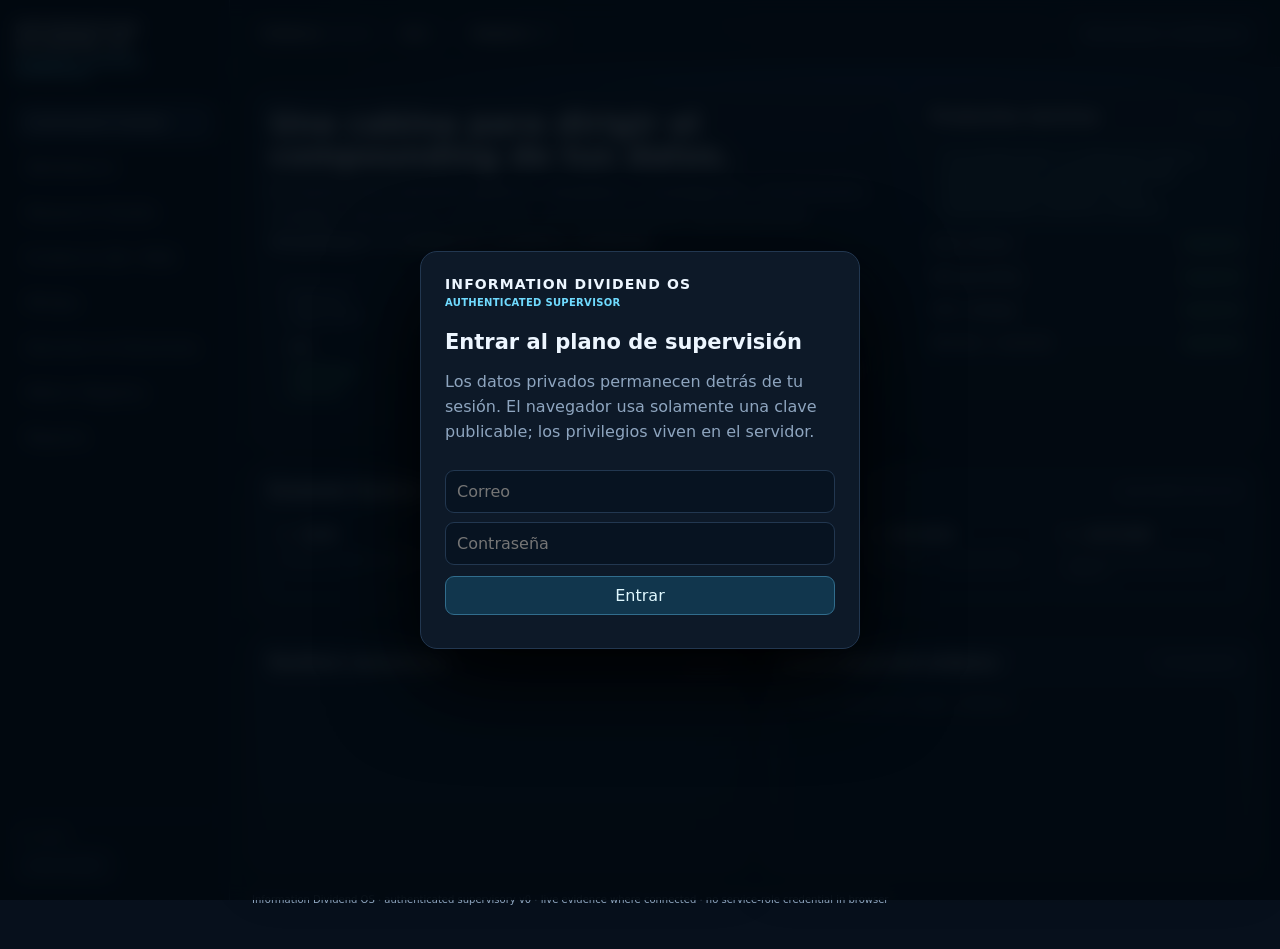
<file: app/supervisor.html>
<!doctype html>
<html lang="es">
<head>
<meta charset="utf-8"><meta name="viewport" content="width=device-width,initial-scale=1">
<title>Information Dividend OS · Supervisor</title>
<meta name="description" content="Workbench cuantitativo, evidencia, RAG evaluable y MLOps para los datasets existentes.">
<style>
:root{--bg:#07101c;--panel:#0d1928;--panel2:#101f31;--line:#223750;--ink:#edf6ff;--muted:#8ea5bf;--cyan:#70dbff;--green:#6fe5a7;--amber:#ffd27b;--red:#ff8793;--violet:#b39dff}
*{box-sizing:border-box}body{margin:0;background:radial-gradient(circle at 70% -15%,#17385f 0,#07101c 43%);color:var(--ink);font-family:Inter,system-ui,-apple-system,"Segoe UI",sans-serif}button,input,select{font:inherit}.app{min-height:100vh;display:grid;grid-template-columns:230px 1fr}.rail{padding:20px 15px;border-right:1px solid var(--line);background:rgba(5,13,23,.9);position:sticky;top:0;height:100vh}.brand{font-weight:850;font-size:14px;letter-spacing:.08em}.brand small{display:block;font-size:10px;color:var(--cyan);margin-top:5px;letter-spacing:.03em}.nav{display:grid;gap:6px;margin-top:24px}.nav button{background:transparent;border:0;color:var(--muted);padding:10px 11px;text-align:left;border-radius:9px;cursor:pointer}.nav button:hover,.nav button.active{color:white;background:#14263b}.session{margin-top:auto;position:absolute;bottom:18px;left:15px;right:15px;border-top:1px solid var(--line);padding-top:12px;font-size:11px;color:var(--muted)}.top{height:68px;display:flex;align-items:center;gap:8px;padding:0 22px;border-bottom:1px solid var(--line);background:rgba(7,16,28,.82);backdrop-filter:blur(12px);position:sticky;top:0;z-index:4}.pill{padding:7px 10px;border:1px solid var(--line);border-radius:999px;font-size:11px;color:var(--muted)}.pill strong{color:white}.spacer{flex:1}.main{min-width:0}.content{max-width:1500px;margin:auto;padding:22px}.surface{display:none}.surface.active{display:block}.hero{display:grid;grid-template-columns:1.5fr .8fr;gap:14px}.card{background:linear-gradient(180deg,rgba(16,31,49,.96),rgba(10,22,36,.96));border:1px solid var(--line);border-radius:15px;padding:17px;box-shadow:0 14px 45px rgba(0,0,0,.18)}h1{font-size:30px;line-height:1.07;margin:0 0 8px}h2{font-size:15px;margin:0}.sub{color:var(--muted);line-height:1.55}.title{display:flex;align-items:center;justify-content:space-between;margin-bottom:12px}.title span{color:var(--muted);font-size:10px}.kpis{display:grid;grid-template-columns:repeat(4,1fr);gap:11px;margin:14px 0}.kpi small{color:var(--muted)}.kpi strong{display:block;font-size:24px;margin:7px 0 2px}.good{color:var(--green)}.warn{color:var(--amber)}.bad{color:var(--red)}.violet{color:var(--violet)}.grid2{display:grid;grid-template-columns:1fr 1fr;gap:14px}.grid3{display:grid;grid-template-columns:.85fr 1.55fr .8fr;gap:14px}.flow{display:grid;grid-template-columns:repeat(5,1fr);gap:7px}.flow>div{border:1px solid var(--line);background:#0a1727;border-radius:11px;padding:11px;min-height:86px}.flow b{font-size:12px}.flow p{font-size:10px;color:var(--muted);line-height:1.45}.row{display:flex;justify-content:space-between;gap:12px;border-bottom:1px solid var(--line);padding:9px 0;font-size:12px}.row:last-child{border:0}.badge{border:1px solid var(--line);border-radius:999px;padding:3px 7px;font-size:9px}.controls{display:flex;gap:8px;flex-wrap:wrap}.controls select,.controls input{background:#071321;border:1px solid var(--line);color:white;border-radius:9px;padding:9px 10px}.btn{border:1px solid #316d8d;background:#11364d;color:#dff8ff;border-radius:9px;padding:9px 12px;cursor:pointer}.btn.secondary{border-color:var(--line);background:#0b1828;color:var(--muted)}.btn:hover{filter:brightness(1.12)}canvas{width:100%;height:310px;background:#071321;border:1px solid #1c3046;border-radius:12px}.mono{font-family:ui-monospace,SFMono-Regular,Consolas,monospace;font-size:10.5px;line-height:1.55;white-space:pre-wrap;background:#071321;border:1px solid #1c3046;border-radius:11px;padding:11px;min-height:170px;color:#b8cee4}.statgrid{display:grid;grid-template-columns:1fr 1fr;gap:7px}.stat{background:#0a1727;border:1px solid var(--line);border-radius:9px;padding:9px}.stat small{color:var(--muted);display:block}.stat b{font-size:15px}.table{width:100%;border-collapse:collapse;font-size:11px}.table th,.table td{padding:9px;border-bottom:1px solid var(--line);text-align:left}.table th{color:var(--muted)}.chat{display:grid;gap:10px}.chatline{padding:12px;border-radius:11px;background:#0a1727;border:1px solid var(--line);line-height:1.55;font-size:12px}.chatline.ai{border-left:3px solid var(--cyan)}.evidence{display:inline-block;margin:7px 4px 0 0;border:1px solid #285774;color:var(--cyan);border-radius:999px;padding:3px 7px;font-size:9px}.feedback{display:flex;gap:6px;margin-top:9px}.feedback button{background:transparent;border:1px solid var(--line);color:var(--muted);border-radius:8px;padding:5px 7px;cursor:pointer}.note{border:1px solid #28516a;background:#0c2334;padding:11px;border-radius:11px;color:#cbeefa;font-size:11px;line-height:1.5}.login{position:fixed;inset:0;background:rgba(2,8,15,.88);display:grid;place-items:center;z-index:20;backdrop-filter:blur(9px)}.login.hidden{display:none}.loginbox{width:min(440px,92vw);background:#0d1928;border:1px solid var(--line);padding:24px;border-radius:17px;box-shadow:0 30px 90px #000}.loginbox h2{font-size:21px}.loginbox input{width:100%;margin-top:9px;background:#071321;color:white;border:1px solid var(--line);padding:11px;border-radius:9px}.loginbox .btn{width:100%;margin-top:11px}.error{color:var(--red);font-size:11px;margin-top:9px}.research{line-height:1.7;color:#d8e6f4}.footer{font-size:10px;color:var(--muted);padding:22px 0}.hidden{display:none!important}@media(max-width:1050px){.app{grid-template-columns:1fr}.rail{height:auto;position:static;border-right:0;border-bottom:1px solid var(--line)}.nav{grid-template-columns:repeat(4,1fr)}.session{position:static}.hero,.grid2,.grid3{grid-template-columns:1fr}.kpis,.flow{grid-template-columns:1fr 1fr}.top{position:static;overflow:auto}}@media(max-width:650px){.nav{grid-template-columns:1fr 1fr}.kpis,.flow{grid-template-columns:1fr}.content{padding:13px}.top{padding:0 13px}}
</style>
</head>
<body>
<div id="login" class="login"><div class="loginbox"><div class="brand">INFORMATION DIVIDEND OS<small>AUTHENTICATED SUPERVISOR</small></div><h2 style="margin-top:22px">Entrar al plano de supervisión</h2><p class="sub">Los datos privados permanecen detrás de tu sesión. El navegador usa solamente una clave publicable; los privilegios viven en el servidor.</p><input id="email" type="email" autocomplete="username" placeholder="Correo"><input id="password" type="password" autocomplete="current-password" placeholder="Contraseña"><button class="btn" onclick="login()">Entrar</button><div id="loginError" class="error"></div></div></div>
<div class="app">
<aside class="rail"><div class="brand">INFORMATION DIVIDEND OS<small>ECONOMIC LEARNING SUPERVISOR</small></div><div class="nav" id="nav"><button class="active" data-target="command">Command Center</button><button data-target="workbench">Workbench</button><button data-target="research">Research Studio</button><button data-target="rag">Evidence QA / RAG</button><button data-target="mlops">MLOps</button><button data-target="outcomes">Decision & Outcomes</button><button data-target="metrics">Metric Registry</button><button data-target="reports">Reports</button></div><div class="session"><span id="sessionLabel">sin sesión</span><br><button class="btn secondary" style="margin-top:7px" onclick="logout()">Cerrar sesión</button></div></aside>
<main class="main"><header class="top"><div class="pill"><strong>Evidence:</strong> <span id="evidenceState">contract</span></div><div class="pill"><strong>Cut:</strong> <span id="cutState">—</span></div><div class="pill"><strong>Adapters:</strong> <span id="adapterState">0/5</span></div><div class="spacer"></div><button class="btn secondary" onclick="refreshSummary()">Actualizar evidencia</button></header><div class="content">
<section id="command" class="surface active"><div class="hero"><div class="card"><h1>Una cabina para dirigir el compounding de tus datos.</h1><div class="sub">El mismo corte alimenta gráficos, estadística, investigación, conversación, modelos, decisiones y outcomes. La interfaz separa rigurosamente <b>despliegue</b> de <b>evidencia analítica validada</b>.</div><div class="kpis"><div class="card kpi"><small>Sistemas registrados</small><strong id="sysKpi">—</strong><span class="good">catálogo común</span></div><div class="card kpi"><small>Revenue events</small><strong id="revKpi">—</strong><span>runtime</span></div><div class="card kpi"><small>USD/PEN obs.</small><strong id="fxKpi">—</strong><span>longitudinal</span></div><div class="card kpi"><small>Kitchen coverage</small><strong id="healthKpi">—</strong><span>days / scope</span></div></div></div><div class="card"><div class="title"><h2>Production doctrine</h2><span>strict gate</span></div><div class="note">Una pantalla bonita o un deployment verde no puede promover un modelo. El gate exige snapshot, calidad, definición métrica, reproducibilidad, evaluación y outcome.</div><div class="row"><span>Data contract</span><b class="good">required</b></div><div class="row"><span>RAG grounding</span><b class="good">required</b></div><div class="row"><span>OOS / leakage</span><b class="good">required</b></div><div class="row"><span>Decision → outcome</span><b class="good">required</b></div></div></div><div class="card" style="margin-top:14px"><div class="title"><h2>Economic flywheel</h2><span>supervisable end-to-end</span></div><div class="flow"><div><b>1 · DATA</b><p>freshness, quality, grain, lineage</p></div><div><b>2 · ANALYSIS</b><p>charts, descriptive, econometrics</p></div><div><b>3 · MODEL</b><p>features, OOS, calibration, drift</p></div><div><b>4 · DECISION</b><p>intervention + expected effect</p></div><div><b>5 · OUTCOME</b><p>observed result becomes new evidence</p></div></div></div><div class="grid2" style="margin-top:14px"><div class="card"><div class="title"><h2>Runtime connections</h2><span>live truth</span></div><div id="connections"></div></div><div class="card"><div class="title"><h2>Latest observed evidence</h2><span>safe aggregates</span></div><div id="latestEvidence" class="mono">Inicia sesión para cargar evidencia.</div></div></div></section>

<section id="workbench" class="surface"><div class="grid3"><div class="card"><div class="title"><h2>Object navigator</h2><span>Power BI / EViews / Stata mental model</span></div><div class="controls" style="display:grid"><select id="dataset"><option value="fx_series">USD/PEN longitudinal</option><option value="revenue_daily">Revenue events / día</option><option value="health_coverage">Kitchen coverage</option></select><button class="btn" onclick="runAnalysis()">Run analysis</button></div><div style="margin-top:14px" class="row"><span>Chart</span><b class="good">live</b></div><div class="row"><span>Descriptive stats</span><b class="good">live</b></div><div class="row"><span>OLS trend</span><b class="good">live</b></div><div class="row"><span>Snapshot manifest</span><b class="good">persistable</b></div><div class="row"><span>Advanced econometrics</span><b class="warn">next engine</b></div></div><div class="card"><div class="title"><h2>Analysis canvas</h2><span id="analysisTitle">select a dataset</span></div><canvas id="chart" width="900" height="320"></canvas></div><div class="card"><div class="title"><h2>Output</h2><span>reproducible</span></div><div class="statgrid"><div class="stat"><small>n</small><b id="sN">—</b></div><div class="stat"><small>mean</small><b id="sMean">—</b></div><div class="stat"><small>sd</small><b id="sSd">—</b></div><div class="stat"><small>R² trend</small><b id="sR2">—</b></div><div class="stat"><small>slope</small><b id="sSlope">—</b></div><div class="stat"><small>latest</small><b id="sLatest">—</b></div></div><div id="manifest" class="mono" style="margin-top:10px">No analysis run.</div></div></div></section>

<section id="research" class="surface"><div class="grid2"><div class="card"><div class="title"><h2>Research Studio</h2><span>report / informe / tesis</span></div><p class="research">La escalera de afirmaciones queda explícita: <b>descripción → asociación → predicción → causalidad</b>. El sistema no permite que una regresión descriptiva se convierta automáticamente en una afirmación causal.</p><div class="row"><span>Research question</span><b>explicit</b></div><div class="row"><span>Data cut / sample</span><b>versioned</b></div><div class="row"><span>Estimator / method</span><b>manifest</b></div><div class="row"><span>Diagnostics / robustness</span><b>required</b></div><div class="row"><span>Decision implication</span><b>separate claim</b></div><button class="btn" style="margin-top:12px" onclick="buildResearchNote()">Generar nota desde último análisis</button></div><div class="card"><div class="title"><h2>Current research note</h2><span>derived from evidence</span></div><div id="researchNote" class="mono">Ejecuta un análisis para generar una nota reproducible.</div></div></div></section>

<section id="rag" class="surface"><div class="grid2"><div class="card"><div class="title"><h2>Evidence QA / RAG</h2><span>v0 grounded supervisor</span></div><div class="controls"><input id="question" style="flex:1" value="¿Qué parte de mis datos está realmente conectada y qué no?"><button class="btn" onclick="askEvidence()">Preguntar</button></div><div id="chat" class="chat" style="margin-top:12px"><div class="chatline ai">Las respuestas aquí no compiten con el Workbench: deben citar la misma evidencia. Cuando falta un adapter, la respuesta correcta es abstenerse.</div></div></div><div class="card"><div class="title"><h2>Evaluation contract</h2><span>your feedback becomes test data</span></div><div class="row"><span>Grounded claims</span><b class="good">required</b></div><div class="row"><span>Citation coverage</span><b class="good">required</b></div><div class="row"><span>Freshness awareness</span><b class="good">required</b></div><div class="row"><span>Abstention</span><b class="violet">tested</b></div><div class="row"><span>Correction → eval memory</span><b class="good">persisted</b></div><div class="note" style="margin-top:12px">Esta v0 responde de forma determinista sobre evidencia conectada. Un modelo generativo sólo debe reemplazarla cuando pueda superar la misma suite de grounding, citas y abstención.</div></div></div></section>

<section id="mlops" class="surface"><div class="grid2"><div class="card"><div class="title"><h2>MLOps promotion gate</h2><span>model ≠ notebook</span></div><div class="flow" style="grid-template-columns:repeat(4,1fr)"><div><b>Snapshot</b><p>immutable cut</p></div><div><b>Features</b><p>version + lineage</p></div><div><b>Model</b><p>OOS + baseline</p></div><div><b>Outcome</b><p>post-decision truth</p></div></div><div class="mono" style="margin-top:12px">PROMOTION REQUIRES
✓ snapshot lineage
✓ leakage-safe validation
✓ baseline comparison
□ out-of-sample threshold
□ calibration threshold
□ drift monitor
□ action/outcome coverage

No automatic promotion from in-sample performance.</div></div><div class="card"><div class="title"><h2>System state</h2><span>registry</span></div><div id="systemGates"></div></div></div></section>

<section id="outcomes" class="surface"><div class="card"><div class="title"><h2>Decision & Outcome Memory</h2><span>economic learning core</span></div><table class="table"><thead><tr><th>Object</th><th>Must link to</th><th>Purpose</th></tr></thead><tbody><tr><td>Recommendation</td><td>evidence + expected effect</td><td>grounded decision</td></tr><tr><td>Action</td><td>who / when / intervention</td><td>execution trace</td></tr><tr><td>Outcome</td><td>metric / horizon / observed value</td><td>close the loop</td></tr><tr><td>Lesson</td><td>decision + outcome + caveat</td><td>reusable knowledge</td></tr></tbody></table><div class="note" style="margin-top:12px">El activo más difícil de copiar será la memoria longitudinal de <b>qué creímos → qué hicimos → qué ocurrió</b>, no un dashboard aislado.</div></div></section>

<section id="metrics" class="surface"><div class="card"><div class="title"><h2>Semantic Metric Registry</h2><span>single definition of truth</span></div><button class="btn" onclick="loadMetrics()">Cargar definiciones live</button><div style="overflow:auto;margin-top:12px"><table class="table"><thead><tr><th>Metric</th><th>v</th><th>Family</th><th>Formula</th><th>Status</th></tr></thead><tbody id="metricRows"><tr><td colspan="5">No cargado.</td></tr></tbody></table></div></div></section>

<section id="reports" class="surface"><div class="grid2"><div class="card"><div class="title"><h2>Evidence-first Report Builder</h2><span>same truth, richer narrative</span></div><ol class="research"><li>Executive Summary</li><li>Research Question</li><li>Data and Sample</li><li>Metric Definitions</li><li>Descriptive Evidence</li><li>Econometric / Statistical Method</li><li>Results</li><li>Robustness and Diagnostics</li><li>Decision Implications</li><li>Observed Outcomes</li><li>Limitations</li><li>Reproducibility Manifest</li></ol><button class="btn" onclick="downloadReport()">Descargar reporte Markdown</button></div><div class="card"><div class="title"><h2>Publishing rules</h2><span>hard discipline</span></div><div class="row"><span>Number without evidence</span><b class="bad">blocked</b></div><div class="row"><span>Causal language without design</span><b class="bad">blocked</b></div><div class="row"><span>Missing data cut</span><b class="bad">blocked</b></div><div class="row"><span>Unobserved outcome</span><b class="warn">must be stated</b></div></div></div></section>
<div class="footer">Information Dividend OS · authenticated supervisory v0 · live evidence where connected · no service-role credential in browser</div>
</div></main></div>
<script>
const SB_URL='https://tlyczyfsboqrtrdpwizp.supabase.co';
const SB_KEY='sb_publishable_gMTGwNPjdwgNuzzRPpUPyA_ezrPfCrT';
const FN=SB_URL+'/functions/v1/ido-supervisor';
let session=JSON.parse(localStorage.getItem('ido_session')||'null'); let summary=null; let currentAnalysis=null; let lastRagTurnId=null;
function fmt(v,d=3){if(v===null||v===undefined||Number.isNaN(v))return '—';if(typeof v==='number')return v.toLocaleString(undefined,{maximumFractionDigits:d});return String(v)}
function authHeaders(){return {'apikey':SB_KEY,'Authorization':'Bearer '+session.access_token}}
async function login(){const e=document.getElementById('email').value.trim(),p=document.getElementById('password').value;document.getElementById('loginError').textContent='';try{const r=await fetch(SB_URL+'/auth/v1/token?grant_type=password',{method:'POST',headers:{'apikey':SB_KEY,'Content-Type':'application/json'},body:JSON.stringify({email:e,password:p})});const j=await r.json();if(!r.ok)throw new Error(j.error_description||j.msg||'No se pudo iniciar sesión');session=j;localStorage.setItem('ido_session',JSON.stringify(j));document.getElementById('login').classList.add('hidden');document.getElementById('sessionLabel').textContent=j.user?.email||'sesión autenticada';await refreshSummary();}catch(err){document.getElementById('loginError').textContent=err.message}}
async function logout(){if(session?.access_token){fetch(SB_URL+'/auth/v1/logout',{method:'POST',headers:authHeaders()}).catch(()=>{})}session=null;summary=null;localStorage.removeItem('ido_session');document.getElementById('login').classList.remove('hidden');document.getElementById('sessionLabel').textContent='sin sesión'}
async function api(view='summary'){if(!session?.access_token)throw new Error('authentication_required');const r=await fetch(FN+'?view='+encodeURIComponent(view),{headers:authHeaders()});if(r.status===401){logout();throw new Error('Sesión expirada')}const j=await r.json();if(!r.ok)throw new Error(j.detail||j.error||'runtime_error');return j}
async function refreshSummary(){try{summary=await api('summary');renderSummary()}catch(e){document.getElementById('latestEvidence').textContent='Runtime error: '+e.message}}
function renderSummary(){const s=summary;document.getElementById('evidenceState').textContent='runtime';document.getElementById('cutState').textContent=new Date(s.generated_at).toLocaleString();document.getElementById('sysKpi').textContent=s.registry.systems.length;document.getElementById('revKpi').textContent=fmt(s.runtime.revenue_intelligence.event_count?.count,0);document.getElementById('fxKpi').textContent=fmt(s.runtime.patrimonio.observation_count?.count,0);document.getElementById('healthKpi').textContent=s.runtime.health?.latest_snapshot?.coverage_days!==undefined?fmt(s.runtime.health.latest_snapshot.coverage_days,1):s.runtime.health?.access||'—';const connected=['revenue_intelligence','patrimonio'].filter(k=>s.runtime[k]?.status==='connected').length+(s.runtime.health?.access==='authorized'?1:0);document.getElementById('adapterState').textContent=connected+'/5';document.getElementById('connections').innerHTML=s.registry.systems.map(x=>{const rt=x.id==='revenue_intelligence'?s.runtime.revenue_intelligence:x.id==='patrimonio'?s.runtime.patrimonio:x.id==='health'?s.runtime.health:x.id==='medallio'?s.runtime.medallio:s.runtime.goldlab;const st=rt?.status||rt?.access||'unknown';return `<div class="row"><span>${esc(x.label)}</span><b class="${st==='connected'||st==='authorized'?'good':'warn'}">${esc(st)}</b></div>`}).join('');document.getElementById('latestEvidence').textContent=JSON.stringify({fx:s.runtime.patrimonio.latest_rate,revenue_scorecard:s.runtime.revenue_intelligence.latest_scorecard,health:s.runtime.health.latest_snapshot,generated_at:s.generated_at},null,2);document.getElementById('systemGates').innerHTML=s.registry.systems.map(x=>`<div class="row"><span>${esc(x.label)}</span><b class="${x.gate.includes('VERIFIED')||x.gate==='LIVE_MVP'?'good':'warn'}">${esc(x.gate)}</b></div>`).join('')}
function esc(v){return String(v??'').replace(/[&<>"']/g,c=>({'&':'&amp;','<':'&lt;','>':'&gt;','"':'&quot;',"'":'&#039;'}[c]))}
function stats(y){const n=y.length;if(!n)return null;const mean=y.reduce((a,b)=>a+b,0)/n;const sd=n>1?Math.sqrt(y.reduce((a,b)=>a+(b-mean)**2,0)/(n-1)):0;const x=y.map((_,i)=>i),xm=(n-1)/2;const den=x.reduce((a,v)=>a+(v-xm)**2,0)||1;const slope=x.reduce((a,v,i)=>a+(v-xm)*(y[i]-mean),0)/den;const intercept=mean-slope*xm;const ssTot=y.reduce((a,v)=>a+(v-mean)**2,0);const ssRes=y.reduce((a,v,i)=>a+(v-(intercept+slope*i))**2,0);const r2=ssTot?1-ssRes/ssTot:1;return{n,mean,sd,min:Math.min(...y),max:Math.max(...y),slope,intercept,r2,latest:y[n-1]}}
function draw(labels,y){const c=document.getElementById('chart'),ctx=c.getContext('2d'),w=c.width,h=c.height,p=38;ctx.clearRect(0,0,w,h);ctx.fillStyle='#071321';ctx.fillRect(0,0,w,h);if(!y.length){ctx.fillStyle='#8ea5bf';ctx.fillText('No observations',p,60);return}const lo=Math.min(...y),hi=Math.max(...y),range=hi-lo||1;ctx.strokeStyle='#223750';ctx.lineWidth=1;for(let i=0;i<5;i++){const yy=p+(h-2*p)*i/4;ctx.beginPath();ctx.moveTo(p,yy);ctx.lineTo(w-p,yy);ctx.stroke()}ctx.strokeStyle='#70dbff';ctx.lineWidth=2;ctx.beginPath();y.forEach((v,i)=>{const x=p+(w-2*p)*(i/Math.max(1,y.length-1));const yy=h-p-(h-2*p)*(v-lo)/range;i?ctx.lineTo(x,yy):ctx.moveTo(x,yy)});ctx.stroke();ctx.fillStyle='#8ea5bf';ctx.font='11px system-ui';ctx.fillText(fmt(hi,4),4,p+4);ctx.fillText(fmt(lo,4),4,h-p);ctx.fillText(labels[0]||'',p,h-9);ctx.fillText(labels.at(-1)||'',w-p-80,h-9)}
async function runAnalysis(){const view=document.getElementById('dataset').value;document.getElementById('analysisTitle').textContent='running…';try{const d=await api(view);let rows=[],labels=[],y=[],field='';if(view==='fx_series'){rows=d.rows;labels=rows.map(r=>r.rate_date);y=rows.map(r=>Number(r.rate));field='rate'}else if(view==='revenue_daily'){rows=d.daily;labels=rows.map(r=>r.date);y=rows.map(r=>Number(r.count));field='event_count'}else{rows=d.rows;labels=rows.map(r=>String(r.created_at).slice(0,10));y=rows.map(r=>Number(r.coverage_days)).filter(Number.isFinite);field='coverage_days'}const st=stats(y);draw(labels,y);currentAnalysis={analysis_id:'browser_'+crypto.randomUUID(),view,evidence:d.evidence,field,stats:st,created_at:new Date().toISOString()};document.getElementById('analysisTitle').textContent=(d.evidence?.dataset_id||view)+' · '+(d.evidence?.snapshot_key||'snapshot');document.getElementById('sN').textContent=fmt(st?.n,0);document.getElementById('sMean').textContent=fmt(st?.mean,4);document.getElementById('sSd').textContent=fmt(st?.sd,4);document.getElementById('sR2').textContent=fmt(st?.r2,4);document.getElementById('sSlope').textContent=fmt(st?.slope,6);document.getElementById('sLatest').textContent=fmt(st?.latest,4);document.getElementById('manifest').textContent=JSON.stringify(currentAnalysis,null,2)}catch(e){document.getElementById('analysisTitle').textContent='error: '+e.message}}
function buildResearchNote(){if(!currentAnalysis){document.getElementById('researchNote').textContent='No analysis run.';return}const a=currentAnalysis,s=a.stats;document.getElementById('researchNote').textContent=`RESEARCH NOTE\n\nQuestion: ¿Qué patrón descriptivo muestra ${a.evidence.dataset_id} en el corte observado?\nSnapshot: ${a.evidence.snapshot_key}\nVariable: ${a.field}\nN: ${s?.n??0}\nMean: ${fmt(s?.mean,5)}\nSD: ${fmt(s?.sd,5)}\nOLS time-index slope: ${fmt(s?.slope,7)}\nR²: ${fmt(s?.r2,5)}\n\nInterpretation class: DESCRIPTIVE / ASSOCIATIONAL ONLY.\nThe trend coefficient is not a causal effect and is not, by itself, a forecasting model.\n\nReproducibility: ${a.analysis_id}`}
async function askEvidence(){const q=document.getElementById('question').value.trim();if(!q)return;const chat=document.getElementById('chat');chat.insertAdjacentHTML('beforeend',`<div class="chatline">${esc(q)}</div>`);if(!summary)await refreshSummary();let answer='',refs=[],abstain=false;const l=q.toLowerCase();if(l.includes('conect')||l.includes('qué no')||l.includes('que no')){answer='Con evidencia runtime están conectados Revenue Intelligence y Patrimonio en Monedas; Health depende de tu membresía de household. MEDALLIO/Cygnus y Gold Decision Lab permanecen como adapter_required, por lo que no debo inventar valores actuales de esos dos sistemas.';refs=['ido_systems','venture_funnel','usdpen','kitchen_events']}else if(l.includes('dolar')||l.includes('dólar')||l.includes('usd')||l.includes('tipo de cambio')){const x=summary?.runtime?.patrimonio?.latest_rate;answer=x?`La última observación conectada USD/PEN es ${x.rate} con fecha ${x.rate_date}. Esto es evidencia descriptiva; no implica una señal validada de compra o venta.`:'No encuentro una observación USD/PEN conectada en este corte.';refs=['usdpen','pm_rates']}else if(l.includes('lead')||l.includes('revenue')||l.includes('venta')){answer=`El supervisor observa ${fmt(summary?.runtime?.revenue_intelligence?.lead_count?.count,0)} leads y ${fmt(summary?.runtime?.revenue_intelligence?.event_count?.count,0)} eventos en el runtime de Revenue Intelligence. Para atribuir causalmente ventas a una acción necesitaríamos diseño de outcome/experimento, no sólo estos conteos.`;refs=['venture_funnel','va_leads','va_events']}else if(l.includes('cocina')||l.includes('health')||l.includes('coverage')||l.includes('comida')){const h=summary?.runtime?.health;if(h?.access==='authorized'){answer=`Tu household autorizado tiene ${fmt(h.latest_snapshot?.coverage_days,1)} días de cobertura en el último snapshot disponible. La lectura es descriptiva y depende de que inventario/consumos estén actualizados.`;refs=['kitchen_events','hfw_kitchen_state_snapshots']}else{answer='No tengo acceso a un household autorizado en este corte, así que me abstengo de afirmar tu cobertura actual.';refs=['kitchen_events'];abstain=true}}else if(l.includes('oro')||l.includes('gold')){answer='Gold Decision Lab está registrado pero su proyecto Supabase es separado y aún no está conectado al supervisor. Me abstengo de afirmar performance, PnL o estado actual del modelo hasta que el adapter server-side exponga sus runs y outcomes aprobados.';refs=['gold_decision_memory'];abstain=true}else if(l.includes('medallio')||l.includes('cygnus')){answer='MEDALLIO/Cygnus está registrado como fuente externa/local. Puedo usar sus contratos canónicos, pero no afirmar valores actuales de ventas, stock o absorción hasta conectar el adapter de solo lectura.';refs=['medallio_absorption'];abstain=true}else{answer='La evidencia conectada no alcanza para responder esa pregunta con precisión. Esta v0 prefiere abstenerse y señalar qué adapter o métrica falta antes que completar una respuesta plausible.';refs=[];abstain=true}const refHtml=refs.map(r=>`<span class="evidence">${esc(r)}</span>`).join('');chat.insertAdjacentHTML('beforeend',`<div class="chatline ai">${esc(answer)}<br>${refHtml}<div class="feedback"><button onclick="rateRag('correct')">✓ correcta</button><button onclick="rateRag('incomplete')">~ incompleta</button><button onclick="rateRag('wrong')">✕ incorrecta</button></div></div>`);chat.scrollTop=chat.scrollHeight;lastRagTurnId=await persistRag(q,answer,refs,abstain)}
async function persistRag(question,answer,refs,abstained){try{const body={question,answer,corpus_snapshot_key:summary?.generated_at||null,prompt_version:'deterministic-evidence-v0.1',retrieval_version:'ido-runtime-v0.1',evidence_refs:refs,abstained,owner_id:session.user.id};const r=await fetch(SB_URL+'/rest/v1/ido_rag_turns',{method:'POST',headers:{...authHeaders(),'Content-Type':'application/json','Prefer':'return=representation'},body:JSON.stringify(body)});const j=await r.json();return r.ok?j?.[0]?.id:null}catch{return null}}
async function rateRag(value){if(!lastRagTurnId)return;await fetch(SB_URL+'/rest/v1/ido_rag_turns?id=eq.'+encodeURIComponent(lastRagTurnId),{method:'PATCH',headers:{...authHeaders(),'Content-Type':'application/json'},body:JSON.stringify({reviewer_feedback:value})});}
async function loadMetrics(){try{const d=await api('metrics');document.getElementById('metricRows').innerHTML=d.rows.map(m=>`<tr><td>${esc(m.label)}<br><small>${esc(m.metric_id)}</small></td><td>${esc(m.version)}</td><td>${esc(m.family)}</td><td class="mono" style="min-height:0">${esc(m.formula||'—')}</td><td>${esc(m.status)}</td></tr>`).join('')||'<tr><td colspan="5">Empty registry.</td></tr>'}catch(e){document.getElementById('metricRows').innerHTML=`<tr><td colspan="5">${esc(e.message)}</td></tr>`}}
function downloadReport(){const a=currentAnalysis;const text=`# Information Dividend Research Report\n\n## Executive Summary\n${a?'Analysis '+a.analysis_id+' completed against '+a.evidence.snapshot_key+'.':'No analysis has been run in this session.'}\n\n## Research Question\nDefine explicitly before causal interpretation.\n\n## Data and Sample\n${a?'Dataset: '+a.evidence.dataset_id+'\nSnapshot: '+a.evidence.snapshot_key+'\nN: '+a.stats.n:'Not available'}\n\n## Descriptive Evidence\n${a?'Mean: '+fmt(a.stats.mean,5)+'\nSD: '+fmt(a.stats.sd,5)+'\nLatest: '+fmt(a.stats.latest,5):'Not available'}\n\n## Econometric / Statistical Method\n${a?'OLS against a simple time index was computed as a descriptive trend. Slope: '+fmt(a.stats.slope,7)+', R²: '+fmt(a.stats.r2,5)+'.':'Not run'}\n\n## Results\nDo not interpret descriptive trend as causality.\n\n## Robustness and Diagnostics\nPending advanced analysis engine.\n\n## Decision Implications\nRequire a separately stated decision hypothesis.\n\n## Observed Outcomes\nNot inferred unless explicitly linked in Outcome Memory.\n\n## Limitations\nConnected runtime only; external adapters remain explicit gaps.\n\n## Reproducibility Manifest\n\`\`\`json\n${JSON.stringify(a,null,2)}\n\`\`\`\n`;const blob=new Blob([text],{type:'text/markdown'}),u=URL.createObjectURL(blob),el=document.createElement('a');el.href=u;el.download='information-dividend-report.md';el.click();URL.revokeObjectURL(u)}
document.querySelectorAll('#nav button').forEach(b=>b.onclick=()=>{document.querySelectorAll('#nav button').forEach(x=>x.classList.remove('active'));b.classList.add('active');document.querySelectorAll('.surface').forEach(x=>x.classList.remove('active'));document.getElementById(b.dataset.target).classList.add('active');window.scrollTo({top:0,behavior:'smooth'})});
(async()=>{if(session?.access_token){document.getElementById('login').classList.add('hidden');document.getElementById('sessionLabel').textContent=session.user?.email||'sesión autenticada';await refreshSummary()}else document.getElementById('login').classList.remove('hidden')})();
</script>
</body></html>
</file>
<file: app/assets/styles.css>
:root{--bg:#f3f0e8;--ink:#11130f;--muted:#686b61;--card:#fbfaf6;--line:#d9d6cc;--accent:#a7ff4f;--dark:#121511;--dark2:#1b2019;--amber:#f2c15d;--red:#ff7a68;--green:#a7ff4f;--shadow:0 18px 55px rgba(20,22,17,.09);font-family:Inter,ui-sans-serif,system-ui,-apple-system,BlinkMacSystemFont,"Segoe UI",sans-serif}*{box-sizing:border-box}html{scroll-behavior:smooth}body{margin:0;background:var(--bg);color:var(--ink);line-height:1.55}a{color:inherit;text-decoration:none}.wrap{width:min(1160px,calc(100% - 40px));margin:auto}.nav-shell{position:sticky;top:0;z-index:20;background:rgba(243,240,232,.88);backdrop-filter:blur(18px);border-bottom:1px solid rgba(17,19,15,.08)}.nav{height:72px;display:flex;align-items:center;justify-content:space-between}.brand{display:flex;gap:10px;align-items:center;font-weight:780;letter-spacing:-.02em}.brand-mark{display:grid;place-items:center;width:34px;height:34px;border-radius:9px;background:var(--ink);color:var(--accent);font-size:12px}.nav-links{display:flex;gap:24px;align-items:center;font-size:14px}.button{display:inline-flex;align-items:center;justify-content:center;border:1px solid var(--ink);background:var(--ink);color:#fff;border-radius:11px;padding:13px 18px;font-weight:760;cursor:pointer;transition:.2s transform,.2s box-shadow}.button:hover{transform:translateY(-1px);box-shadow:0 9px 25px rgba(20,20,16,.16)}.button.small{padding:9px 13px;font-size:13px}.button.ghost{background:transparent;color:var(--ink)}.hero{padding:86px 0 76px}.section-grid{display:grid;grid-template-columns:1.08fr .92fr;gap:64px;align-items:center}.eyebrow{font-size:12px;font-weight:850;letter-spacing:.16em;margin-bottom:18px}.hero h1,.room-head h1{font-size:clamp(44px,6vw,78px);line-height:.98;letter-spacing:-.055em;margin:0 0 28px}.accent{box-shadow:inset 0 -.34em 0 var(--accent)}.hero-copy{font-size:20px;color:#4f5349;max-width:730px}.hero-actions{display:flex;gap:12px;margin:30px 0}.trust-row{display:flex;flex-wrap:wrap;gap:18px;font-size:13px;color:var(--muted)}.signal-card{background:var(--dark);color:#fff;padding:24px;border-radius:20px;box-shadow:var(--shadow);transform:rotate(1deg)}.signal-head,.panel-head,.section-heading{display:flex;justify-content:space-between;gap:20px;align-items:flex-start}.signal-head{font-size:12px;color:#cbd1c5}.live-dot{color:var(--accent)}.metric-row{display:grid;grid-template-columns:1fr 1fr;gap:10px;margin:24px 0}.metric-row>div{background:var(--dark2);padding:18px;border-radius:13px}.metric-row small,.kpi small,.panel small{display:block;color:#8f9689;font-size:11px;text-transform:uppercase;letter-spacing:.1em}.metric-row strong{font-size:35px}.leakage,.action-card{border-top:1px solid #33392f;padding:18px 0}.leakage>div{display:flex;justify-content:space-between}.leakage strong{color:var(--red)}.action-card{background:#20271c;padding:17px;border-radius:13px;border:1px solid #343d2d}.action-card span{color:var(--accent);font-size:11px;font-weight:800}.action-card b{font-size:12px;color:#cbd1c5}.fineprint{font-size:11px;color:#90988a}.section{padding:92px 0}.dark-band{background:var(--dark);color:#f8f7f2}.section h2{font-size:clamp(34px,4vw,56px);line-height:1.05;letter-spacing:-.045em;margin:10px 0 34px}.cards{display:grid;gap:18px}.cards.three{grid-template-columns:repeat(3,1fr)}.card{background:var(--card);color:var(--ink);border:1px solid var(--line);border-radius:17px;padding:24px;box-shadow:0 3px 0 rgba(17,19,15,.03)}.dark-band .card{background:#1a1e18;border-color:#30362c;color:#f7f6f0}.card .num{color:var(--accent);font-weight:900;font-size:12px}.card h3{font-size:25px;margin:30px 0 10px;letter-spacing:-.03em}.card p{color:#aeb4a9}.text-link{font-weight:750;border-bottom:1px solid}.process{display:grid;grid-template-columns:1fr auto 1fr auto 1fr auto 1fr;border:1px solid var(--line);border-radius:18px;background:var(--card);padding:25px;align-items:center}.process div:not(.arrow){display:flex;flex-direction:column;gap:7px}.process span{font-size:13px;color:var(--muted)}.arrow{color:#999}.roi-section{background:#dedad0}.calculator{display:grid;gap:14px}.calculator label,.lead-form label{display:flex;flex-direction:column;gap:7px;font-size:13px;font-weight:700}.calculator input,.lead-form input,.lead-form select,.lead-form textarea{width:100%;border:1px solid var(--line);background:#fff;border-radius:9px;padding:11px 12px;font:inherit}.roi-output{border-top:1px solid var(--line);padding-top:17px;display:grid}.roi-output strong{font-size:36px;letter-spacing:-.04em}.roi-output span{color:var(--muted)}.pricing-card{display:grid;grid-template-columns:1.4fr .6fr;gap:22px;background:var(--card);border:1px solid var(--line);border-radius:20px;padding:30px;box-shadow:var(--shadow)}.pricing-card h2{margin:0 0 10px}.pricing-card .price{display:flex;flex-direction:column;align-items:flex-end}.price strong{font-size:42px}.pricing-card ul{display:grid;grid-template-columns:1fr 1fr;gap:10px 30px;margin:0;padding:20px}.pricing-card>.button{justify-self:end;align-self:end}.mini-proof{display:flex;flex-direction:column;gap:10px;color:#bac0b4}.lead-form{background:#f9f7f1;color:var(--ink);padding:23px;border-radius:18px}.form-grid{display:grid;grid-template-columns:1fr 1fr;gap:14px}.form-grid .wide{grid-column:1/-1}.lead-form .consent{flex-direction:row;align-items:center;margin:15px 0}.lead-form .consent input{width:auto}.hp{position:absolute!important;left:-10000px!important}.form-status{min-height:20px;font-size:13px}.footer{display:flex;justify-content:space-between;padding:28px 0;color:var(--muted);font-size:13px}.demo-pill{font-size:11px;font-weight:850;border:1px solid var(--line);border-radius:999px;padding:6px 9px}.control-room{padding:48px 0 90px}.room-head{display:flex;justify-content:space-between;gap:30px;align-items:flex-end}.room-head h1{font-size:56px}.period{font-size:13px;padding:12px 16px;background:var(--card);border:1px solid var(--line);border-radius:12px}.period span{color:#4c8c20}.kpi-grid{display:grid;grid-template-columns:repeat(5,1fr);gap:12px;margin:30px 0}.kpi{background:var(--card);border:1px solid var(--line);border-radius:15px;padding:18px}.kpi strong{display:block;font-size:30px;letter-spacing:-.04em}.kpi span{font-size:11px;color:#68814f}.kpi.warn span{color:#a36e0b}.room-grid{display:grid;grid-template-columns:2fr 1fr;gap:14px;margin-bottom:14px}.panel{background:var(--card);border:1px solid var(--line);border-radius:17px;padding:22px}.panel.span2{min-height:310px}.panel h2{margin:4px 0 14px;font-size:25px;letter-spacing:-.035em}.status{font-size:10px;padding:5px 8px;border-radius:999px;font-weight:900}.status.amber{background:#fff0ca;color:#7e570d}.status.red{background:#ffe0db;color:#8d3427}.status.green{background:#dfffbd;color:#37670e}.funnel-bars{display:grid;gap:16px;margin-top:26px}.funnel-bars>div{display:grid;grid-template-columns:120px 1fr 55px;gap:10px;align-items:center;font-size:13px}.funnel-bars i{height:23px;width:var(--w);max-width:100%;background:linear-gradient(90deg,#22291d,var(--accent));border-radius:6px}.micro{display:grid;gap:8px;margin-top:20px}.micro span{display:flex;justify-content:space-between;border-top:1px solid var(--line);padding-top:8px;font-size:12px}.decision-list{padding-left:20px}.decision-list li{padding:10px 0 12px;border-bottom:1px solid var(--line)}.decision-list b,.decision-list span,.decision-list em{display:block}.decision-list span,.decision-list em{font-size:12px;color:var(--muted);font-style:normal}.experiment-metrics{display:grid;grid-template-columns:repeat(3,1fr);gap:8px}.experiment-metrics span{background:#efede5;padding:12px;border-radius:9px}.experiment-metrics b{font-size:24px}.simulator{display:grid;grid-template-columns:1fr 1fr;gap:30px;margin-top:14px}.simulator input{width:100%}.sim-output{display:grid;grid-template-columns:repeat(3,1fr);gap:8px;margin-top:18px}.sim-output span{background:#efede5;border-radius:10px;padding:13px;font-size:12px}.sim-output b{display:block;font-size:20px}.demo-cta{margin-top:38px;background:var(--dark);color:#fff;border-radius:20px;padding:32px;display:flex;justify-content:space-between;align-items:center;gap:20px}.demo-cta h2{font-size:32px;max-width:700px;margin:0}.demo-cta .button{background:var(--accent);color:var(--ink);border-color:var(--accent)}@media(max-width:850px){.nav-links a:not(.button){display:none}.section-grid,.pricing-card,.simulator{grid-template-columns:1fr}.cards.three,.kpi-grid{grid-template-columns:1fr 1fr}.process{grid-template-columns:1fr}.process .arrow{transform:rotate(90deg);justify-self:center}.room-grid{grid-template-columns:1fr}.room-head{display:block}.pricing-card .price{align-items:flex-start}.pricing-card>.button{justify-self:stretch}.form-grid{grid-template-columns:1fr}.form-grid .wide{grid-column:auto}.sim-output{grid-template-columns:1fr}.footer{flex-direction:column;gap:7px}}@media(max-width:520px){.wrap{width:min(100% - 24px,1160px)}.hero{padding-top:55px}.hero-actions{flex-direction:column}.cards.three,.kpi-grid{grid-template-columns:1fr}.room-head h1{font-size:44px}.pricing-card ul{grid-template-columns:1fr}.nav{height:62px}}
/* Company + conversational acquisition layer */
.company-hero{padding:100px 0 82px}.company-hero h1{font-size:clamp(46px,6vw,80px);line-height:.98;letter-spacing:-.055em;margin:0 0 28px;max-width:1050px}.belief-grid{display:grid;grid-template-columns:1fr 1fr;gap:22px}.belief-card{border-top:1px solid #34392f;padding-top:18px}.belief-card>span{color:var(--accent);font-size:11px;font-weight:850;letter-spacing:.12em}.belief-card h2{font-size:clamp(30px,3.5vw,48px);margin:14px 0 18px}.belief-card p{color:#b5bbb0;max-width:580px}.brand-values .card p{color:var(--muted)}.dark-band .brand-values .card p{color:#aeb4a9}.company-model{background:#dedad0}.company-loop{display:grid;grid-template-columns:repeat(5,1fr);gap:10px}.company-loop>div{background:var(--card);border:1px solid var(--line);border-radius:14px;padding:18px;display:flex;flex-direction:column;gap:8px}.company-loop b{font-size:18px}.company-loop span{font-size:12px;color:var(--muted)}.trust-grid{display:grid;grid-template-columns:repeat(4,1fr);gap:14px}.trust-card{border:1px solid var(--line);background:var(--card);border-radius:16px;padding:22px}.trust-card b{font-size:20px}.trust-card p{color:var(--muted);font-size:14px}.founder-grid{display:grid;grid-template-columns:180px 1fr;gap:34px;align-items:center}.founder-avatar{width:160px;height:160px;border-radius:32px;display:grid;place-items:center;border:1px solid #34392f;background:linear-gradient(145deg,#1f251c,#10120f);box-shadow:var(--shadow)}.founder-avatar span{font-size:38px;font-weight:900;letter-spacing:-.05em;color:var(--accent)}.avatar-placeholder{user-select:none}.discovery-grid{display:grid;grid-template-columns:repeat(3,1fr);gap:14px}.discovery-card{background:var(--card);border:1px solid var(--line);border-radius:16px;padding:22px;display:flex;flex-direction:column;gap:8px;transition:.2s transform,.2s box-shadow}.discovery-card:hover{transform:translateY(-2px);box-shadow:var(--shadow)}.discovery-card span{font-size:10px;letter-spacing:.13em;font-weight:850;color:#6d735f}.discovery-card b{font-size:22px;letter-spacing:-.03em}.discovery-card p{margin:0;color:var(--muted)}.discovery-card em{font-style:normal;font-weight:800;margin-top:10px}.founder-hook{margin-top:18px;border:1px solid var(--line);background:var(--dark);color:#fff;border-radius:18px;padding:18px;display:grid;grid-template-columns:72px 1fr auto;gap:18px;align-items:center}.founder-hook .founder-avatar{width:64px;height:64px;border-radius:16px}.founder-hook .founder-avatar span{font-size:18px}.founder-hook small{color:var(--accent);font-weight:850;letter-spacing:.12em}.founder-hook b{display:block;font-size:20px}.founder-hook p{margin:4px 0 0;color:#afb5aa;font-size:13px}.founder-hook .button{background:var(--accent);color:var(--ink);border-color:var(--accent)}

.concierge{position:fixed;right:22px;bottom:22px;z-index:60;opacity:0;transform:translateY(8px);transition:.25s opacity,.25s transform}.concierge.ready{opacity:1;transform:none}.concierge-launch{border:1px solid rgba(255,255,255,.09);background:var(--dark);color:#fff;border-radius:18px;padding:10px 13px 10px 10px;display:grid;grid-template-columns:44px auto 10px;gap:11px;align-items:center;box-shadow:0 20px 55px rgba(10,12,9,.28);cursor:pointer;max-width:330px;text-align:left}.concierge-avatar{width:44px;height:44px;border-radius:13px;display:grid;place-items:center;background:linear-gradient(145deg,#293121,#11150f);color:var(--accent);font-weight:900;font-size:13px;border:1px solid #394333}.concierge-launch-copy{display:flex;flex-direction:column;line-height:1.2}.concierge-launch-copy b{font-size:13px}.concierge-launch-copy small{font-size:10px;color:#aeb5aa;margin-top:3px}.concierge-pulse{width:8px;height:8px;background:var(--accent);border-radius:50%;box-shadow:0 0 0 0 rgba(167,255,79,.45);animation:va-pulse 2s infinite}@keyframes va-pulse{70%{box-shadow:0 0 0 8px rgba(167,255,79,0)}100%{box-shadow:0 0 0 0 rgba(167,255,79,0)}}.concierge-panel{position:absolute;right:0;bottom:68px;width:min(390px,calc(100vw - 28px));max-height:min(650px,calc(100vh - 110px));background:#f7f5ef;color:var(--ink);border:1px solid var(--line);border-radius:20px;box-shadow:0 28px 90px rgba(14,17,12,.3);overflow:hidden}.concierge-head{background:var(--dark);color:#fff;display:flex;align-items:center;justify-content:space-between;padding:14px}.concierge-identity{display:flex;align-items:center;gap:10px}.concierge-identity>span:last-child{display:flex;flex-direction:column}.concierge-identity b{font-size:13px}.concierge-identity small{font-size:9px;color:#aeb5aa;max-width:230px}.concierge-close{background:transparent;border:0;color:#fff;font-size:25px;line-height:1;cursor:pointer;padding:4px 7px}.concierge-messages{padding:16px;display:flex;flex-direction:column;gap:10px;overflow:auto;max-height:330px}.concierge-message{max-width:88%;border-radius:14px;padding:10px 12px;font-size:13px;line-height:1.4}.concierge-message.bot{background:#e9e6dc;align-self:flex-start;border-bottom-left-radius:5px}.concierge-message.user{background:var(--dark);color:#fff;align-self:flex-end;border-bottom-right-radius:5px}.concierge-actions{border-top:1px solid var(--line);padding:12px;display:flex;flex-wrap:wrap;gap:8px;background:#fbfaf6}.concierge-chip{background:#fff;border:1px solid var(--line);border-radius:999px;padding:9px 11px;font-size:12px;font-weight:720;cursor:pointer}.concierge-chip:hover{border-color:#aeb3a4}.concierge-chip.primary{background:var(--ink);color:#fff;border-color:var(--ink)}.concierge-lead{display:grid;grid-template-columns:1fr 1fr;gap:9px;width:100%}.concierge-lead label{display:flex;flex-direction:column;gap:4px;font-size:10px;font-weight:800}.concierge-lead label:nth-child(3),.concierge-lead .concierge-consent,.concierge-lead .concierge-status,.concierge-lead .concierge-text-button{grid-column:1/-1}.concierge-lead input:not([type=checkbox]){width:100%;border:1px solid var(--line);border-radius:8px;padding:9px;font:inherit;background:#fff}.concierge-consent{flex-direction:row!important;align-items:flex-start;font-weight:600!important;line-height:1.3}.concierge-consent input{margin-top:2px}.concierge-text-button{background:transparent;border:0;padding:4px 0;text-align:left;font:inherit;font-size:11px;font-weight:800;cursor:pointer;text-decoration:underline}.concierge-status{margin:0;font-size:11px;color:var(--muted);min-height:15px}.concierge-success{grid-column:1/-1}.concierge-success b{font-size:15px}.concierge-success p{font-size:12px;color:var(--muted)}.concierge-success a{display:block;margin-top:8px}

@media(max-width:850px){.belief-grid,.trust-grid{grid-template-columns:1fr 1fr}.company-loop{grid-template-columns:1fr 1fr}.discovery-grid{grid-template-columns:1fr}.founder-grid{grid-template-columns:120px 1fr}.founder-avatar{width:110px;height:110px}.founder-hook{grid-template-columns:56px 1fr}.founder-hook .button{grid-column:1/-1}.concierge{right:12px;bottom:12px}}
@media(max-width:520px){.belief-grid,.trust-grid,.company-loop{grid-template-columns:1fr}.founder-grid{grid-template-columns:1fr}.company-hero{padding-top:64px}.concierge-launch{max-width:290px}.concierge-panel{right:0;bottom:66px}.concierge-lead{grid-template-columns:1fr}.concierge-lead label:nth-child(3),.concierge-lead .concierge-consent,.concierge-lead .concierge-status,.concierge-lead .concierge-text-button{grid-column:auto}}
</file>
